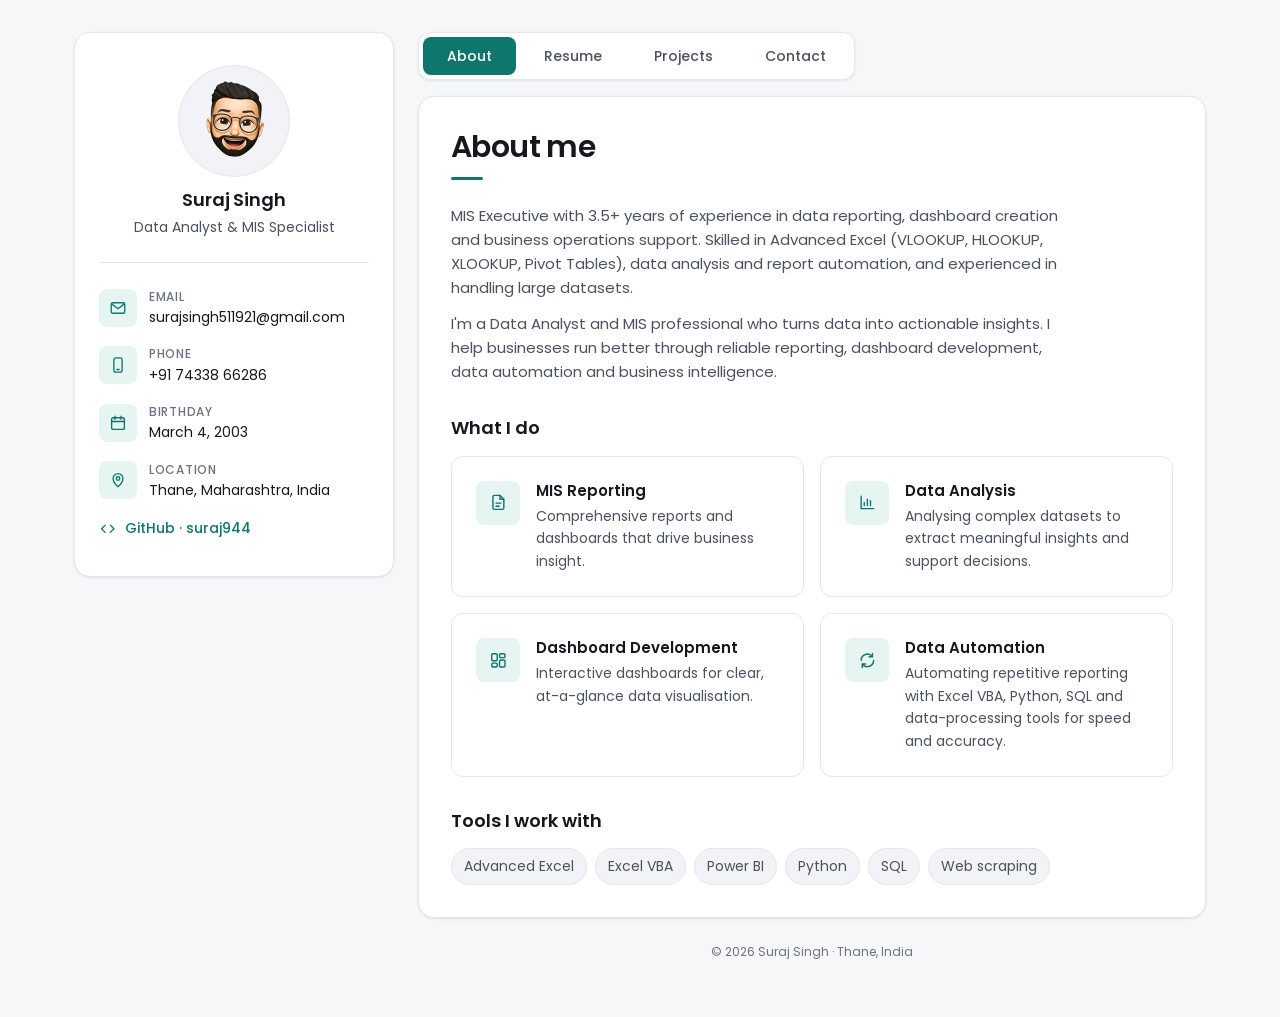
<file: index.html>
<!DOCTYPE html>
<html lang="en">

<head>
  <meta charset="UTF-8">
  <meta name="viewport" content="width=device-width, initial-scale=1.0">
  <title>Suraj Singh – Data Analyst &amp; MIS Specialist</title>
  <meta name="description" content="Suraj Singh, Data Analyst and MIS specialist in Thane, India. Reporting, dashboards, data analysis and automation with Excel, Power BI, Python and SQL.">
  <meta name="color-scheme" content="light dark">
  <meta name="theme-color" content="#f6f7f9" media="(prefers-color-scheme: light)">
  <meta name="theme-color" content="#0f1115" media="(prefers-color-scheme: dark)">

  <meta property="og:type" content="website">
  <meta property="og:title" content="Suraj Singh – Data Analyst &amp; MIS Specialist">
  <meta property="og:description" content="Reporting, dashboards, data analysis and automation with Excel, Power BI, Python and SQL.">
  <meta property="og:image" content="./assets/images/my-avatar.png">

  <link rel="icon" href="./assets/images/logo.ico" type="image/x-icon">

  <link rel="preconnect" href="https://fonts.googleapis.com">
  <link rel="preconnect" href="https://fonts.gstatic.com" crossorigin>
  <link href="https://fonts.googleapis.com/css2?family=Poppins:wght@400;500;600&display=swap" rel="stylesheet">

  <link rel="stylesheet" href="./assets/css/style.css?v=8">
</head>

<body>

  <!-- Icon sprite: one inline set so the page needs no icon library -->
  <svg class="sprite" width="0" height="0" aria-hidden="true" focusable="false">
    <defs>
      <symbol id="i-mail" viewBox="0 0 24 24"><rect x="3" y="5" width="18" height="14" rx="2"/><path d="m3.5 6.5 8.5 6.5 8.5-6.5"/></symbol>
      <symbol id="i-phone" viewBox="0 0 24 24"><rect x="6.5" y="2.5" width="11" height="19" rx="2.5"/><path d="M10.5 18h3"/></symbol>
      <symbol id="i-calendar" viewBox="0 0 24 24"><rect x="3.5" y="5" width="17" height="15.5" rx="2"/><path d="M3.5 10h17M8 3v4M16 3v4"/></symbol>
      <symbol id="i-pin" viewBox="0 0 24 24"><path d="M12 21s-6.5-5.6-6.5-11a6.5 6.5 0 0 1 13 0c0 5.4-6.5 11-6.5 11Z"/><circle cx="12" cy="10" r="2.4"/></symbol>
      <symbol id="i-code" viewBox="0 0 24 24"><path d="m8.5 7-5 5 5 5M15.5 7l5 5-5 5"/></symbol>
      <symbol id="i-chevron" viewBox="0 0 24 24"><path d="m6 9 6 6 6-6"/></symbol>
      <symbol id="i-report" viewBox="0 0 24 24"><path d="M14 3H7a2 2 0 0 0-2 2v14a2 2 0 0 0 2 2h10a2 2 0 0 0 2-2V8Z"/><path d="M14 3v5h5M9 13h6M9 17h4"/></symbol>
      <symbol id="i-chart" viewBox="0 0 24 24"><path d="M4 20V4M4 20h16"/><path d="M8 16v-4M12 16V8M16 16v-6"/></symbol>
      <symbol id="i-dashboard" viewBox="0 0 24 24"><rect x="3.5" y="3.5" width="7" height="9" rx="1.5"/><rect x="13.5" y="3.5" width="7" height="5" rx="1.5"/><rect x="13.5" y="11.5" width="7" height="9" rx="1.5"/><rect x="3.5" y="15.5" width="7" height="5" rx="1.5"/></symbol>
      <symbol id="i-auto" viewBox="0 0 24 24"><path d="M20 12a8 8 0 0 1-14.3 4.9M4 12A8 8 0 0 1 18.3 7.1"/><path d="M18.5 3v4.3h-4.3M5.5 21v-4.3h4.3"/></symbol>
      <symbol id="i-briefcase" viewBox="0 0 24 24"><rect x="3" y="7" width="18" height="13" rx="2"/><path d="M9 7V5.5A1.5 1.5 0 0 1 10.5 4h3A1.5 1.5 0 0 1 15 5.5V7M3 12.5h18"/></symbol>
      <symbol id="i-cap" viewBox="0 0 24 24"><path d="m2.5 9 9.5-4.5L21.5 9 12 13.5Z"/><path d="M6.5 11v4.5c0 1.4 2.5 3 5.5 3s5.5-1.6 5.5-3V11M21.5 9v5"/></symbol>
      <symbol id="i-send" viewBox="0 0 24 24"><path d="M21 3 10.5 13.5M21 3l-6.5 18-4-7.5-7.5-4Z"/></symbol>
      <symbol id="i-check" viewBox="0 0 24 24"><circle cx="12" cy="12" r="9"/><path d="m8 12.3 2.7 2.7L16 9.7"/></symbol>
      <symbol id="i-folder" viewBox="0 0 24 24"><path d="M3.5 7.5A2 2 0 0 1 5.5 5.5h4l2 2.5h7a2 2 0 0 1 2 2v7.5a2 2 0 0 1-2 2h-13a2 2 0 0 1-2-2Z"/></symbol>
      <symbol id="i-star" viewBox="0 0 24 24"><path d="m12 3.5 2.6 5.3 5.9.9-4.3 4.1 1 5.8-5.2-2.7-5.2 2.7 1-5.8-4.3-4.1 5.9-.9Z"/></symbol>
      <symbol id="i-external" viewBox="0 0 24 24"><path d="M14 4h6v6M20 4l-9 9M18 14v4.5a1.5 1.5 0 0 1-1.5 1.5h-11A1.5 1.5 0 0 1 4 18.5v-11A1.5 1.5 0 0 1 5.5 6H10"/></symbol>
      <symbol id="i-download" viewBox="0 0 24 24"><path d="M12 4v11M7.5 10.5 12 15l4.5-4.5M4.5 19.5h15"/></symbol>
      <symbol id="i-table" viewBox="0 0 24 24"><rect x="3.5" y="4.5" width="17" height="15" rx="2"/><path d="M3.5 9.5h17M3.5 14.5h17M9.5 9.5v10"/></symbol>
      <symbol id="i-pie" viewBox="0 0 24 24"><path d="M12 3.5a8.5 8.5 0 1 0 8.5 8.5H12Z"/><path d="M15 3.8A8.5 8.5 0 0 1 20.2 9H15Z"/></symbol>
      <symbol id="i-pen" viewBox="0 0 24 24"><path d="m14.5 5.5 4 4L8 20H4v-4Z"/><path d="m12.5 7.5 4 4M3.5 20.5h17"/></symbol>
      <symbol id="i-record" viewBox="0 0 24 24"><rect x="3" y="4.5" width="18" height="12.5" rx="2"/><path d="M8 20.5h8M12 17v3.5"/><circle cx="12" cy="10.75" r="2.5"/></symbol>
      <symbol id="i-alert" viewBox="0 0 24 24"><circle cx="12" cy="12" r="9"/><path d="M12 7.5v5.5M12 16.5v.01"/></symbol>
    </defs>
  </svg>

  <a class="skip-link" href="#main">Skip to content</a>

  <div class="layout">

    <!-- ===================== SIDEBAR ===================== -->
    <aside class="sidebar" aria-label="Profile">

      <div class="profile">
        <img class="profile-avatar" src="./assets/images/my-avatar.png" alt="Portrait of Suraj Singh" width="96" height="94">

        <div class="profile-text">
          <h1 class="profile-name">Suraj Singh</h1>
          <p class="profile-role">Data Analyst &amp; MIS Specialist</p>
        </div>

        <button class="contacts-toggle" type="button" aria-expanded="false" aria-controls="contacts" data-contacts-toggle>
          <span>Contact details</span>
          <svg class="icon" aria-hidden="true"><use href="#i-chevron"/></svg>
        </button>
      </div>

      <div class="contacts" id="contacts" data-contacts>
        <ul class="contact-list">
          <li class="contact-item">
            <span class="contact-icon" aria-hidden="true"><svg class="icon"><use href="#i-mail"/></svg></span>
            <div class="contact-body">
              <p class="contact-label">Email</p>
              <a class="contact-value" href="mailto:surajsingh511921@gmail.com">surajsingh511921@gmail.com</a>
            </div>
          </li>
          <li class="contact-item">
            <span class="contact-icon" aria-hidden="true"><svg class="icon"><use href="#i-phone"/></svg></span>
            <div class="contact-body">
              <p class="contact-label">Phone</p>
              <a class="contact-value" href="tel:+917433866286">+91&nbsp;74338&nbsp;66286</a>
            </div>
          </li>
          <li class="contact-item">
            <span class="contact-icon" aria-hidden="true"><svg class="icon"><use href="#i-calendar"/></svg></span>
            <div class="contact-body">
              <p class="contact-label">Birthday</p>
              <time class="contact-value" datetime="2003-03-04">March 4, 2003</time>
            </div>
          </li>
          <li class="contact-item">
            <span class="contact-icon" aria-hidden="true"><svg class="icon"><use href="#i-pin"/></svg></span>
            <div class="contact-body">
              <p class="contact-label">Location</p>
              <address class="contact-value">Thane, Maharashtra, India</address>
            </div>
          </li>
        </ul>

        <a class="profile-link" href="https://github.com/suraj944" target="_blank" rel="noopener">
          <svg class="icon" aria-hidden="true"><use href="#i-code"/></svg>
          <span>GitHub · suraj944</span>
        </a>
      </div>

    </aside>

    <!-- ===================== MAIN ===================== -->
    <div class="main">

      <nav class="tabs" aria-label="Sections">
        <ul class="tabs-list">
          <li><a class="tab" href="#about" data-tab="about" aria-current="page">About</a></li>
          <li><a class="tab" href="#resume" data-tab="resume">Resume</a></li>
          <li><a class="tab" href="#projects" data-tab="projects">Projects</a></li>
          <li><a class="tab" href="#contact" data-tab="contact">Contact</a></li>
        </ul>
      </nav>

      <main id="main" tabindex="-1">

        <!-- ---------- ABOUT ---------- -->
        <section class="page is-active" id="about" data-page="about" aria-labelledby="about-title">
          <header class="page-header">
            <h2 class="page-title" id="about-title">About me</h2>
          </header>

          <div class="prose">
            <p>
              MIS Executive with 3.5+ years of experience in data reporting, dashboard creation and business operations
              support. Skilled in Advanced Excel (VLOOKUP, HLOOKUP, XLOOKUP, Pivot Tables), data analysis and report
              automation, and experienced in handling large datasets.
            </p>
            <p>
              I'm a Data Analyst and MIS professional who turns data into actionable insights. I help businesses run
              better through reliable reporting, dashboard development, data automation and business intelligence.
            </p>
          </div>

          <h3 class="section-title">What I do</h3>

          <ul class="card-grid">
            <li class="card service">
              <span class="service-icon" aria-hidden="true"><svg class="icon"><use href="#i-report"/></svg></span>
              <div>
                <h4 class="card-title">MIS Reporting</h4>
                <p class="card-text">Comprehensive reports and dashboards that drive business insight.</p>
              </div>
            </li>
            <li class="card service">
              <span class="service-icon" aria-hidden="true"><svg class="icon"><use href="#i-chart"/></svg></span>
              <div>
                <h4 class="card-title">Data Analysis</h4>
                <p class="card-text">Analysing complex datasets to extract meaningful insights and support decisions.</p>
              </div>
            </li>
            <li class="card service">
              <span class="service-icon" aria-hidden="true"><svg class="icon"><use href="#i-dashboard"/></svg></span>
              <div>
                <h4 class="card-title">Dashboard Development</h4>
                <p class="card-text">Interactive dashboards for clear, at-a-glance data visualisation.</p>
              </div>
            </li>
            <li class="card service">
              <span class="service-icon" aria-hidden="true"><svg class="icon"><use href="#i-auto"/></svg></span>
              <div>
                <h4 class="card-title">Data Automation</h4>
                <p class="card-text">Automating repetitive reporting with Excel VBA, Python, SQL and data-processing tools for speed and accuracy.</p>
              </div>
            </li>
          </ul>

          <h3 class="section-title" id="tools-title">Tools I work with</h3>
          <ul class="chips" aria-labelledby="tools-title">
            <li class="chip">Advanced Excel</li>
            <li class="chip">Excel VBA</li>
            <li class="chip">Power BI</li>
            <li class="chip">Python</li>
            <li class="chip">SQL</li>
            <li class="chip">Web scraping</li>
          </ul>
        </section>

        <!-- ---------- RESUME ---------- -->
        <section class="page" id="resume" data-page="resume" aria-labelledby="resume-title" hidden>
          <header class="page-header">
            <h2 class="page-title" id="resume-title">Resume</h2>
          </header>

          <div class="timeline-block">
            <h3 class="section-title with-icon">
              <span class="section-icon" aria-hidden="true"><svg class="icon"><use href="#i-briefcase"/></svg></span>
              Experience <span class="muted">· 3.5+ years</span>
            </h3>

            <ol class="timeline">
              <li class="timeline-item">
                <p class="timeline-date">Jun 2026 – Present <span class="tag">Freelance</span></p>
                <h4 class="timeline-title">Senior MIS Executive <span class="at">· Chauhan Enterprise</span></h4>
                <ul class="timeline-points">
                  <li>Leading the MIS department and managing a team of 80+ employees across multiple reporting functions.</li>
                  <li>Preparing and automating daily, weekly and monthly MIS reports using Advanced Excel, VBA, SQL and Python.</li>
                  <li>Designing dashboards and KPI reports for senior management to support business decisions.</li>
                  <li>Managing attendance, productivity, inventory, financial and operational reports.</li>
                  <li>Automating repetitive reporting tasks, significantly reducing manual effort and improving reporting accuracy.</li>
                  <li>Coordinating with multiple departments to ensure timely submission and validation of business data.</li>
                  <li>Maintaining data accuracy, consistency and process documentation.</li>
                </ul>
              </li>
              <li class="timeline-item">
                <p class="timeline-date">2026 – Present</p>
                <h4 class="timeline-title">Freelance Data Automation &amp; MIS Specialist</h4>
                <p class="timeline-text">
                  Data automation, web scraping, dashboard development and reporting solutions using Python, Excel, VBA
                  and Power BI. Helping businesses streamline operations through automated reporting and data-driven
                  insights.
                </p>
              </li>
              <li class="timeline-item">
                <p class="timeline-date">2024 – 2025</p>
                <h4 class="timeline-title">Senior MIS Analyst &amp; Developer <span class="at">· Elitebrand Hub</span></h4>
                <p class="timeline-text">
                  Report automation, dashboard development, data analysis and business process optimisation. Built
                  custom reporting solutions and web scraping tools to improve efficiency and decision-making.
                </p>
              </li>
              <li class="timeline-item">
                <p class="timeline-date">2022 – 2024</p>
                <h4 class="timeline-title">MIS Executive <span class="at">· Qconnect</span></h4>
                <p class="timeline-text">
                  Managed PAN-India reporting operations for Tata Capital, developed MIS reports, analysed business data
                  and worked with stakeholders to support operational and strategic decisions.
                </p>
              </li>
            </ol>
          </div>

          <div class="timeline-block">
            <h3 class="section-title with-icon">
              <span class="section-icon" aria-hidden="true"><svg class="icon"><use href="#i-cap"/></svg></span>
              Education
            </h3>

            <ol class="timeline">
              <li class="timeline-item">
                <p class="timeline-date">2020 – 2023</p>
                <h4 class="timeline-title">Bachelor of Computer Applications (BCA) <span class="at">· Sahyog College, Thane</span></h4>
                <p class="timeline-text">
                  A strong foundation in programming, database management, software development and information
                  systems, building the analytical and technical skills behind my reporting, automation and business
                  intelligence work.
                </p>
              </li>
            </ol>
          </div>

          <h3 class="section-title">Skills</h3>
          <ul class="card skills">
            <li class="skill">
              <div class="skill-head"><span id="sk1">Advanced Excel</span><data value="90">90%</data></div>
              <div class="meter" role="meter" aria-labelledby="sk1" aria-valuemin="0" aria-valuemax="100" aria-valuenow="90"><span style="--v: 90%"></span></div>
            </li>
            <li class="skill">
              <div class="skill-head"><span id="sk2">Python &amp; SQL</span><data value="85">85%</data></div>
              <div class="meter" role="meter" aria-labelledby="sk2" aria-valuemin="0" aria-valuemax="100" aria-valuenow="85"><span style="--v: 85%"></span></div>
            </li>
            <li class="skill">
              <div class="skill-head"><span id="sk3">Power BI</span><data value="80">80%</data></div>
              <div class="meter" role="meter" aria-labelledby="sk3" aria-valuemin="0" aria-valuemax="100" aria-valuenow="80"><span style="--v: 80%"></span></div>
            </li>
            <li class="skill">
              <div class="skill-head"><span id="sk4">Data Analysis &amp; Automation</span><data value="80">80%</data></div>
              <div class="meter" role="meter" aria-labelledby="sk4" aria-valuemin="0" aria-valuemax="100" aria-valuenow="80"><span style="--v: 80%"></span></div>
            </li>
          </ul>
        </section>

        <!-- ---------- PROJECTS ---------- -->
        <section class="page" id="projects" data-page="projects" aria-labelledby="projects-title" hidden>
          <header class="page-header">
            <h2 class="page-title" id="projects-title">Projects</h2>
          </header>

          <h3 class="section-title section-title--first">Featured</h3>

          <div class="feature-list">

          <article class="card feature" aria-labelledby="screencast-title">
            <div class="feature-body">
              <div class="project-head">
                <span class="project-icon" aria-hidden="true"><svg class="icon"><use href="#i-record"/></svg></span>
                <h4 class="project-title" id="screencast-title">ScreenCast Pro: Full HD Screen Recorder</h4>
              </div>

              <p class="project-desc">
                A professional screen recorder for Windows that records your screen, any window or your webcam
                in Full HD (up to 4K / 60 fps) with system audio and microphone, and ships with a proper setup wizard.
              </p>

              <ul class="feature-points">
                <li>Records the entire screen or any window at 720p, 1080p, 1440p or 4K, as MP4 (H.264), WebM or MKV, with quality presets or a custom bitrate</li>
                <li>System audio and microphone mixed live, with level meters, a mic test and noise suppression; webcam overlay drawn into the video or as a floating bubble</li>
                <li>System-wide hotkeys (<code>Alt+Shift+R</code> to start/stop), pause/resume, countdown, auto-stop timer and a tray icon menu</li>
                <li>Saves to a folder you choose <i>while</i> recording, so nothing is lost if the PC crashes; interrupted recordings are recovered on the next launch</li>
                <li>Validates settings, file names, folder permissions and free disk space; installer with shortcuts, upgrade-in-place and a clean uninstaller</li>
              </ul>

              <ul class="chips">
                <li class="chip">JavaScript</li>
                <li class="chip">Electron</li>
                <li class="chip">MediaRecorder API</li>
                <li class="chip">Web Audio</li>
                <li class="chip">NSIS</li>
                <li class="chip">Windows</li>
              </ul>

              <div class="project-links">
                <a href="https://github.com/suraj944/ScreenCast-Pro/releases/latest/download/ScreenCast-Pro-Setup-1.0.0.exe">
                  <svg class="icon" aria-hidden="true"><use href="#i-download"/></svg>Download for Windows <span class="muted">(installer, 107 MB)</span>
                </a>
                <a href="./assets/projects/screencast/screen-recorder.html" target="_blank" rel="noopener">
                  <svg class="icon" aria-hidden="true"><use href="#i-external"/></svg>Try it in your browser
                </a>
                <a href="https://github.com/suraj944/ScreenCast-Pro" target="_blank" rel="noopener">
                  <svg class="icon" aria-hidden="true"><use href="#i-code"/></svg>Source code
                </a>
              </div>
            </div>
          </article>

          <article class="card feature" aria-labelledby="screendraw-title">
            <div class="feature-body">
              <div class="project-head">
                <span class="project-icon" aria-hidden="true"><svg class="icon"><use href="#i-pen"/></svg></span>
                <h4 class="project-title" id="screendraw-title">ScreenDraw: Draw on Screen &amp; Screenshot Tool</h4>
              </div>

              <p class="project-desc">
                A small Windows app that lets you draw anywhere on the screen, on top of any app, video or slide,
                and save a screenshot with your drawings in one click. No installation needed.
              </p>

              <ul class="feature-points">
                <li>Pen, highlighter, line, arrow, box, circle, text and eraser tools, with 8 colours, 8 pen sizes and undo/redo</li>
                <li>Full-screen screenshot or snip an area; images are saved to <code>Pictures\ScreenDraw</code> and copied to the clipboard</li>
                <li>Drawing on/off mode, so you can keep using the PC while your drawings stay on screen</li>
                <li>Floating toolbar, a full menu (right-click or tray icon) and global shortcuts such as <code>Ctrl+Alt+S</code></li>
                <li>Works on multiple monitors and high-DPI screens; runs on Windows 10 and 11</li>
              </ul>

              <ul class="chips">
                <li class="chip">C#</li>
                <li class="chip">WinForms</li>
                <li class="chip">Win32 API</li>
                <li class="chip">Windows</li>
              </ul>

              <div class="project-links">
                <a href="./assets/projects/screendraw/ScreenDraw.zip" download>
                  <svg class="icon" aria-hidden="true"><use href="#i-download"/></svg>Download for Windows <span class="muted">(.zip, 69 KB)</span>
                </a>
              </div>
            </div>
          </article>

          <article class="card feature" aria-labelledby="tasks-title">
            <div class="feature-body">
              <div class="project-head">
                <span class="project-icon" aria-hidden="true"><svg class="icon"><use href="#i-auto"/></svg></span>
                <h4 class="project-title" id="tasks-title">Recurring Task Automation System</h4>
              </div>

              <p class="project-desc">
                A working proof of concept for Allo Innoware that tracks recurring team tasks, collects completions
                from employees and escalates anything that slips, built entirely in Google Sheets with Apps Script.
              </p>

              <ul class="feature-points">
                <li>Recurring tasks on daily to 30-day cycles; the next due date recalculates automatically the moment a task is completed</li>
                <li>Employees update a single cell: a ticket ID for portal tasks, or <code>DONE</code> for daily tasks, validated by the script so a ticket task can't be closed with DONE</li>
                <li>Live manager dashboard of every overdue and due-today task, with an acknowledgement checkbox per task</li>
                <li>Daily automated emails: a same-day alert to the manager, then escalation to leadership after 24 hours without acknowledgement or 72 hours unresolved, each sent only once</li>
                <li>All timings set in an SLA settings tab, every event written to an audit log, and sheet protection so employees can only edit their own input cells</li>
              </ul>

              <ul class="chips">
                <li class="chip">Google Sheets</li>
                <li class="chip">Apps Script</li>
                <li class="chip">QUERY</li>
                <li class="chip">Email automation</li>
              </ul>

              <div class="project-links">
                <a href="https://docs.google.com/spreadsheets/d/17BFN8pJVk5_DCmDaLReqRPeHNGCqUe9eaZAt9MIA4Ck/edit?usp=sharing" target="_blank" rel="noopener">
                  <svg class="icon" aria-hidden="true"><use href="#i-external"/></svg>Open in Google Sheets
                </a>
                <a href="./assets/projects/tasks/Allo_Innoware_POC.docx" download>
                  <svg class="icon" aria-hidden="true"><use href="#i-report"/></svg>Project report <span class="muted">(Word, 624 KB)</span>
                </a>
              </div>
            </div>
          </article>

          <article class="card feature" aria-labelledby="sales-title">

            <div class="feature-body">
              <div class="project-head">
                <span class="project-icon" aria-hidden="true"><svg class="icon"><use href="#i-dashboard"/></svg></span>
                <h4 class="project-title" id="sales-title">Advanced Sales Analytics Dashboard</h4>
              </div>

              <p class="project-desc">
                An executive sales dashboard built on 2,400 orders from January 2024 to December 2025, across five
                regions, five product categories and four sales channels.
              </p>

              <ul class="feature-points">
                <li>Five dropdown filters (region, category, year, channel and order status) drive the KPI cards with <code>SUMIFS</code> and <code>COUNTIFS</code></li>
                <li>KPIs for total sales, total profit, orders, average order value and profit margin</li>
                <li>Sales broken down by category, by region and month by month over 24 months</li>
                <li>Cancellation analysis showing the ten most-cancelled products</li>
              </ul>

              <ul class="chips">
                <li class="chip">Excel</li>
                <li class="chip">SUMIFS / COUNTIFS</li>
                <li class="chip">Data validation</li>
                <li class="chip">Charts</li>
              </ul>

              <div class="project-links">
                <a href="./assets/projects/sales/Advanced_Sales_Analytics_Dashboard.xlsx" download>
                  <svg class="icon" aria-hidden="true"><use href="#i-download"/></svg>Download workbook <span class="muted">(.xlsx, 327 KB)</span>
                </a>
                <a href="./assets/projects/sales/Advanced_Sales_Analytics_User_Manual.pdf" target="_blank" rel="noopener">
                  <svg class="icon" aria-hidden="true"><use href="#i-report"/></svg>User manual <span class="muted">(PDF, 749 KB)</span>
                </a>
              </div>
            </div>
          </article>

          <article class="card feature" aria-labelledby="finance-title">

            <div class="feature-body">
              <div class="project-head">
                <span class="project-icon" aria-hidden="true"><svg class="icon"><use href="#i-pie"/></svg></span>
                <h4 class="project-title" id="finance-title">Finance Sales Dashboard</h4>
              </div>

              <p class="project-desc">
                A pivot-based sales analysis of 794 orders for six products across four regions (June to September 2022),
                built around seven business questions on trends, ticket sizes, products and regions.
              </p>

              <ul class="feature-points">
                <li>Daily overall and average sales trends to spot peaks and the late-July slowdown</li>
                <li>Sales value and order count by ticket size: about 73% of sales value comes from orders of ₹500–900</li>
                <li>Product comparison of total vs average sales, flagging the two underperforming products</li>
                <li>Region slicer to filter the pivot charts</li>
              </ul>

              <ul class="chips">
                <li class="chip">Excel</li>
                <li class="chip">Pivot tables</li>
                <li class="chip">Pivot charts</li>
                <li class="chip">Slicers</li>
              </ul>

              <div class="project-links">
                <a href="./assets/projects/finance/Finance_Report.xlsx" download>
                  <svg class="icon" aria-hidden="true"><use href="#i-download"/></svg>Download workbook <span class="muted">(.xlsx, 126 KB)</span>
                </a>
              </div>
            </div>
          </article>

          <article class="card feature" aria-labelledby="attn-title">

            <div class="feature-body">
              <div class="project-head">
                <span class="project-icon" aria-hidden="true"><svg class="icon"><use href="#i-table"/></svg></span>
                <h4 class="project-title" id="attn-title">MIS Attendance Tracker</h4>
              </div>

              <p class="project-desc">
                A monthly attendance workbook for MIS teams and team leads. Pick a month and year and the sheet
                builds the calendar for you; mark each day P or A and every employee's totals update automatically.
              </p>

              <ul class="feature-points">
                <li>Month and year selectors build the date and weekday headers for any month, 28 to 31 days</li>
                <li>Present and Absent totals per employee calculated with <code>COUNTIF</code></li>
                <li>Colour-coded entries (P, A, WO) so gaps stand out before reporting</li>
                <li>Includes a 5-page user guide with steps, checks and common fixes</li>
              </ul>

              <ul class="chips">
                <li class="chip">Excel</li>
                <li class="chip">Formulas</li>
                <li class="chip">Conditional formatting</li>
                <li class="chip">Data validation</li>
              </ul>

              <div class="project-links">
                <a href="./assets/projects/attendance/MIS_Attendance_Report.xlsx" download>
                  <svg class="icon" aria-hidden="true"><use href="#i-download"/></svg>Download workbook <span class="muted">(.xlsx, 9 KB)</span>
                </a>
                <a href="./assets/projects/attendance/MIS_Attendance_Report_User_Guide.pdf" target="_blank" rel="noopener">
                  <svg class="icon" aria-hidden="true"><use href="#i-report"/></svg>User guide <span class="muted">(PDF, 353 KB)</span>
                </a>
              </div>
            </div>
          </article>

          </div>

          <h3 class="section-title">On GitHub</h3>
          <p class="lead">Loaded live from
            <a href="https://github.com/suraj944" target="_blank" rel="noopener">github.com/suraj944</a>, so new repositories appear here automatically.</p>

          <div class="filters" role="group" aria-label="Filter projects by language" data-project-filters hidden></div>

          <div class="projects-status" role="status" aria-live="polite" data-projects-status></div>

          <ul class="project-grid" data-projects aria-busy="true">
            <li class="card project is-skeleton" aria-hidden="true"><span></span><span></span><span></span></li>
            <li class="card project is-skeleton" aria-hidden="true"><span></span><span></span><span></span></li>
            <li class="card project is-skeleton" aria-hidden="true"><span></span><span></span><span></span></li>
            <li class="card project is-skeleton" aria-hidden="true"><span></span><span></span><span></span></li>
          </ul>
        </section>

        <!-- ---------- CONTACT ---------- -->
        <section class="page" id="contact" data-page="contact" aria-labelledby="contact-title" hidden>
          <header class="page-header">
            <h2 class="page-title" id="contact-title">Contact</h2>
          </header>

          <p class="lead">Have a reporting, dashboard or automation project in mind? Send a message and I'll get back to you by email.</p>

          <form class="form" action="https://formsubmit.co/surajsingh511921@gmail.com" method="POST" novalidate data-form>
            <input type="hidden" name="_subject" value="New message from your portfolio">
            <input type="hidden" name="_captcha" value="false">
            <input type="text" name="_honey" class="hp" tabindex="-1" autocomplete="off" aria-hidden="true">

            <div class="form-row">
              <div class="field">
                <label for="f-name">Full name</label>
                <input id="f-name" name="name" type="text" autocomplete="name" required maxlength="100" aria-describedby="f-name-err">
                <p class="field-error" id="f-name-err" aria-live="polite"></p>
              </div>
              <div class="field">
                <label for="f-email">Email address</label>
                <input id="f-email" name="email" type="email" autocomplete="email" required maxlength="150" aria-describedby="f-email-err">
                <p class="field-error" id="f-email-err" aria-live="polite"></p>
              </div>
            </div>

            <div class="field">
              <label for="f-message">Message</label>
              <textarea id="f-message" name="message" rows="5" required minlength="10" maxlength="3000" aria-describedby="f-message-err"></textarea>
              <p class="field-error" id="f-message-err" aria-live="polite"></p>
            </div>

            <div class="form-footer">
              <div class="form-status" role="status" aria-live="polite" data-form-status></div>
              <button class="btn btn-primary" type="submit" data-form-btn>
                <svg class="icon" aria-hidden="true"><use href="#i-send"/></svg>
                <span data-form-btn-label>Send message</span>
              </button>
            </div>
          </form>

          <figure class="map">
            <iframe title="Map of Thane, Maharashtra, India"
              src="https://www.google.com/maps?q=Thane,Maharashtra,India&amp;output=embed"
              loading="lazy" referrerpolicy="no-referrer-when-downgrade"></iframe>
          </figure>
        </section>

      </main>

      <footer class="footer">
        <p>© <span data-year>2026</span> Suraj Singh · Thane, India</p>
      </footer>

    </div>
  </div>

  <script src="./assets/js/script.js?v=8" defer></script>
</body>

</html>
</file>
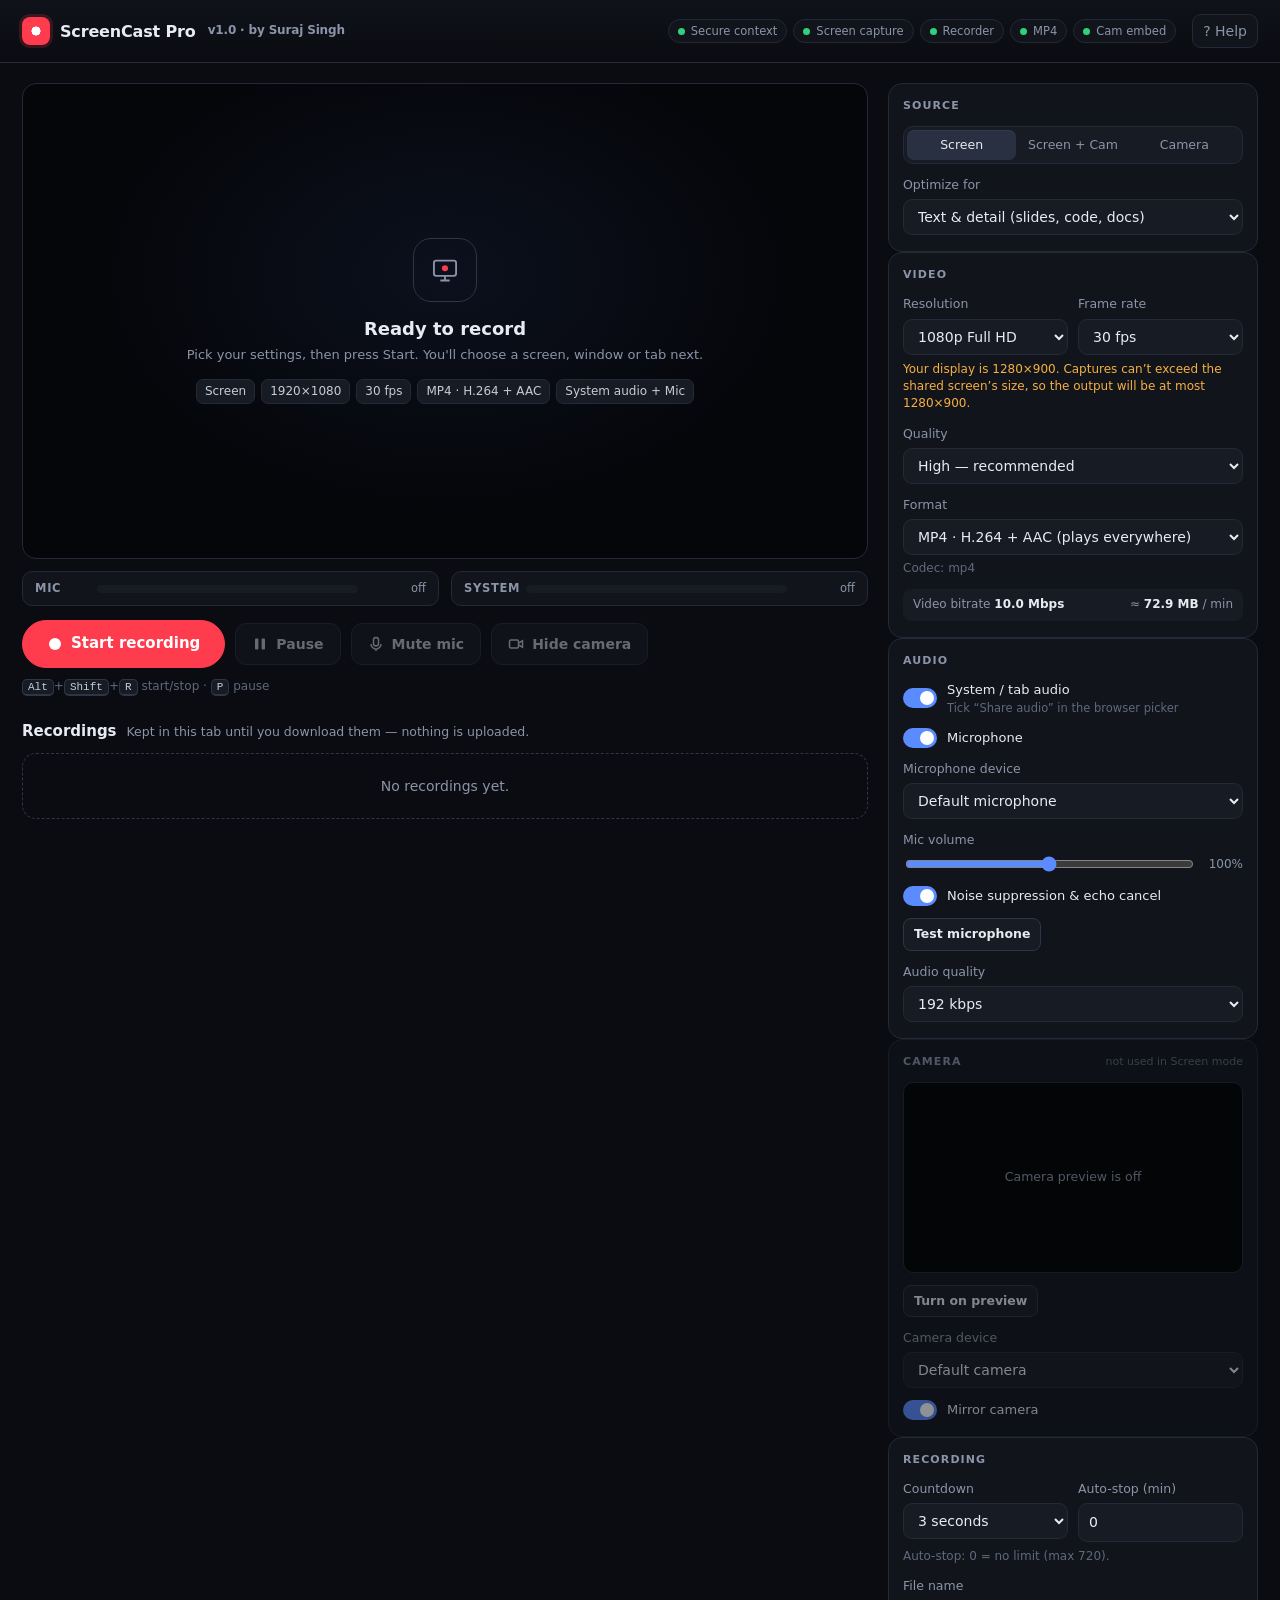
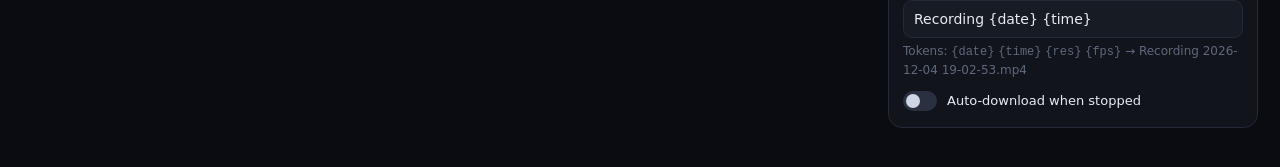
<file: assets/projects/screencast/screen-recorder.html>
<!DOCTYPE html>
<html lang="en">
<head>
<meta charset="utf-8">
<meta name="viewport" content="width=device-width, initial-scale=1">
<title>ScreenCast Pro — Full HD Screen Recorder</title>
<style>
:root{
  --bg:#0a0c11;--panel:#11141b;--panel2:#171b24;--line:#232937;--line2:#2e3546;
  --text:#e8ebf2;--muted:#8b94a8;--dim:#5f687c;
  --accent:#ff3b4e;--accent-h:#ff5466;--ok:#2fd27a;--warn:#f5b041;--err:#ff5466;--blue:#5b8cff;
  --r:14px;
}
*{box-sizing:border-box}
html,body{margin:0;background:var(--bg);color:var(--text);font:14px/1.45 system-ui,-apple-system,"Segoe UI",Roboto,Inter,sans-serif;-webkit-font-smoothing:antialiased}
button,select,input{font:inherit;color:inherit}
:focus-visible{outline:2px solid var(--blue);outline-offset:2px}

/* Header */
.top{display:flex;align-items:center;gap:16px;padding:14px 22px;border-bottom:1px solid var(--line);background:linear-gradient(180deg,#0f1219,#0a0c11);position:sticky;top:0;z-index:20}
.brand{display:flex;align-items:center;gap:10px;font-weight:750;font-size:16px;letter-spacing:-.01em;white-space:nowrap}
.logo{width:28px;height:28px;border-radius:8px;background:radial-gradient(circle at 50% 50%,#fff 0 22%,var(--accent) 24% 100%);box-shadow:0 0 0 3px rgba(255,59,78,.18)}
.brand small{font-weight:600;color:var(--muted);font-size:12px;margin-left:2px}
.checks{display:flex;gap:6px;flex-wrap:wrap;margin-left:auto}
.chip{display:inline-flex;align-items:center;gap:6px;padding:3px 9px;border-radius:999px;border:1px solid var(--line);background:var(--panel);font-size:11.5px;color:var(--muted);white-space:nowrap}
.chip i{width:7px;height:7px;border-radius:50%;background:var(--dim)}
.chip.ok i{background:var(--ok)} .chip.bad i{background:var(--err)} .chip.warn i{background:var(--warn)}
.icon-btn{background:var(--panel);border:1px solid var(--line);border-radius:9px;padding:6px 10px;cursor:pointer;color:var(--muted)}
.icon-btn:hover{color:var(--text);border-color:var(--line2)}

.banner{display:none;margin:16px 22px 0;padding:12px 14px;border-radius:10px;background:rgba(255,84,102,.1);border:1px solid rgba(255,84,102,.35);color:#ffc2c9}
.banner.show{display:block}

/* Layout */
.layout{display:grid;grid-template-columns:minmax(0,1fr) 370px;gap:20px;padding:20px 22px 40px;max-width:1560px;margin:0 auto}
@media (max-width:1050px){.layout{grid-template-columns:1fr}}

/* Viewer */
.viewer{position:relative;aspect-ratio:16/9;background:#05060a;border:1px solid var(--line);border-radius:var(--r);overflow:hidden}
.viewer::before{content:"";position:absolute;inset:0;background:radial-gradient(ellipse at 50% 40%,rgba(91,140,255,.08),transparent 60%);pointer-events:none}
.viewer video{position:absolute;inset:0;width:100%;height:100%;object-fit:contain;display:none;background:#000}
.viewer.live video,.viewer.playback video{display:block}
.placeholder{position:absolute;inset:0;display:grid;place-items:center;text-align:center;padding:24px}
.viewer.live .placeholder,.viewer.playback .placeholder{display:none}
.ph-icon{width:64px;height:64px;margin:0 auto 14px;border-radius:18px;border:1.5px solid var(--line2);display:grid;place-items:center;color:var(--muted)}
.ph-title{font-size:18px;font-weight:650;margin-bottom:4px}
.ph-sub{color:var(--muted);font-size:13px}
.summary{display:inline-flex;gap:6px;flex-wrap:wrap;justify-content:center;margin-top:14px}
.summary span{background:var(--panel2);border:1px solid var(--line);border-radius:7px;padding:3px 8px;font-size:12px;color:#c6ccd9;font-variant-numeric:tabular-nums}

.hud{position:absolute;top:12px;left:12px;right:12px;display:none;gap:8px;align-items:center;z-index:3}
.viewer.live .hud{display:flex}
.pill{background:rgba(5,6,10,.72);backdrop-filter:blur(8px);-webkit-backdrop-filter:blur(8px);border:1px solid rgba(255,255,255,.08);padding:4px 10px;border-radius:999px;font-size:12px;font-variant-numeric:tabular-nums;display:inline-flex;align-items:center;gap:7px}
.pill.rec{font-weight:700}
.dot{width:9px;height:9px;border-radius:50%;background:var(--accent);box-shadow:0 0 0 0 rgba(255,59,78,.7);animation:pulse 1.4s infinite}
.paused .dot{background:var(--warn);animation:none}
@keyframes pulse{0%{box-shadow:0 0 0 0 rgba(255,59,78,.6)}70%{box-shadow:0 0 0 8px rgba(255,59,78,0)}100%{box-shadow:0 0 0 0 rgba(255,59,78,0)}}
.hud .spacer{flex:1}

.countdown{position:absolute;inset:0;display:none;place-items:center;background:rgba(5,6,10,.7);z-index:5;text-align:center}
.countdown.show{display:grid}
.countdown b{display:block;font-size:min(22vw,170px);font-weight:800;line-height:1;letter-spacing:-.04em;animation:pop .9s ease-out}
.countdown small{color:var(--muted)}
@keyframes pop{0%{transform:scale(1.35);opacity:0}25%{opacity:1}100%{transform:scale(1)}}

/* Meters */
.meters{display:grid;grid-template-columns:1fr 1fr;gap:12px;margin-top:12px}
.meter{display:flex;align-items:center;gap:10px;background:var(--panel);border:1px solid var(--line);border-radius:10px;padding:8px 12px;font-size:11.5px;color:var(--muted)}
.meter .lbl{width:52px;font-weight:600;letter-spacing:.06em}
.bar{flex:1;height:8px;border-radius:5px;background:var(--panel2);overflow:hidden;position:relative}
.bar i{position:absolute;inset:0 auto 0 0;width:0;background:linear-gradient(90deg,var(--ok) 0 65%,var(--warn) 65% 85%,var(--err) 85%);transition:width 60ms linear}
.meter .st{width:58px;text-align:right;font-variant-numeric:tabular-nums}

/* Controls */
.controls{display:flex;gap:10px;align-items:center;margin-top:14px;flex-wrap:wrap}
.btn{display:inline-flex;align-items:center;gap:8px;border:1px solid var(--line2);background:var(--panel2);border-radius:11px;padding:10px 16px;cursor:pointer;font-weight:600;transition:background .15s,border-color .15s,opacity .15s}
.btn:hover:not(:disabled){background:#1f2430;border-color:#3a4256}
.btn:disabled{opacity:.42;cursor:not-allowed}
.btn svg{width:16px;height:16px}
.btn-rec{background:var(--accent);border-color:var(--accent);color:#fff;padding:12px 24px;border-radius:999px;font-size:15px}
.btn-rec:hover:not(:disabled){background:var(--accent-h);border-color:var(--accent-h)}
.btn-rec.stop{background:#fff;color:#111;border-color:#fff}
.btn-rec.stop:hover:not(:disabled){background:#e9e9ee;border-color:#e9e9ee}
.btn.on{border-color:var(--warn);color:var(--warn)}
.controls .grow{flex:1}
.kbd-hint{color:var(--dim);font-size:12px}
kbd{font:11px ui-monospace,SFMono-Regular,Menlo,monospace;background:var(--panel2);border:1px solid var(--line2);border-bottom-width:2px;border-radius:5px;padding:1px 5px;color:#c6ccd9}

/* Recordings */
.section-h{display:flex;align-items:baseline;gap:10px;margin:26px 0 10px}
.section-h h3{margin:0;font-size:15px}
.section-h span{color:var(--muted);font-size:12.5px}
.recs{display:flex;flex-direction:column;gap:10px}
.empty{border:1px dashed var(--line2);border-radius:var(--r);padding:22px;text-align:center;color:var(--muted)}
.rec-item{display:grid;grid-template-columns:150px minmax(0,1fr) auto;gap:14px;align-items:center;background:var(--panel);border:1px solid var(--line);border-radius:var(--r);padding:10px}
.rec-item.active{border-color:var(--blue)}
.thumb{width:150px;aspect-ratio:16/9;background:#000;border-radius:9px;overflow:hidden;position:relative;cursor:pointer}
.thumb video{width:100%;height:100%;object-fit:cover;pointer-events:none}
.thumb .dur{position:absolute;right:5px;bottom:5px;background:rgba(0,0,0,.75);font-size:11px;padding:1px 5px;border-radius:4px;font-variant-numeric:tabular-nums}
.rec-name{font-weight:650;white-space:nowrap;overflow:hidden;text-overflow:ellipsis}
.rec-name input{width:100%;background:var(--panel2);border:1px solid var(--line2);border-radius:7px;padding:4px 8px}
.rec-name input.bad{border-color:var(--err)}
.rec-meta{color:var(--muted);font-size:12px;margin-top:3px;display:flex;gap:10px;flex-wrap:wrap}
.rec-meta .saved{color:var(--ok)}
.rec-err{color:var(--err);font-size:12px;margin-top:3px}
.rec-actions{display:flex;gap:6px;flex-wrap:wrap;justify-content:flex-end}
.sm{padding:6px 10px;font-size:12.5px;border-radius:8px}
.sm.primary{background:var(--blue);border-color:var(--blue);color:#fff}
.sm.primary:hover:not(:disabled){background:#6f9aff;border-color:#6f9aff}
.sm.danger:hover:not(:disabled){border-color:var(--err);color:var(--err)}
.sm.confirm{border-color:var(--err);background:rgba(255,84,102,.12);color:var(--err)}
@media (max-width:640px){.rec-item{grid-template-columns:1fr}.thumb{width:100%}.rec-actions{justify-content:flex-start}}

/* Settings */
.settings{display:flex;flex-direction:column;gap:12px}
.card{background:var(--panel);border:1px solid var(--line);border-radius:var(--r);padding:14px 14px 4px}
.card h4{margin:0 0 12px;font-size:11px;text-transform:uppercase;letter-spacing:.1em;color:var(--muted);display:flex;align-items:center;gap:8px}
.card h4 .tag{margin-left:auto;text-transform:none;letter-spacing:0;font-weight:500;color:var(--dim)}
fieldset{border:0;margin:0;padding:0;min-width:0}
.locked .field:not(.live),.locked .tog:not(.live),.locked .btn-line{opacity:.5}
.field{margin-bottom:12px}
.field>label,.field>.lbl{display:block;font-size:12.5px;color:var(--muted);margin-bottom:5px}
.row2{display:grid;grid-template-columns:1fr 1fr;gap:10px}
select,input[type=text],input[type=number]{width:100%;background:var(--panel2);border:1px solid var(--line);border-radius:9px;padding:8px 10px;outline:none;transition:border-color .15s}
select:hover,input[type=text]:hover,input[type=number]:hover{border-color:var(--line2)}
select:focus,input:focus{border-color:var(--blue)}
select option:disabled{color:#666}
.field.invalid input,.field.invalid select{border-color:var(--err)}
.err{display:none;color:var(--err);font-size:12px;margin-top:5px}
.field.invalid .err{display:block}
.hint{font-size:12px;color:var(--dim);margin-top:5px}
.hint.warn{color:var(--warn)}
.seg{display:flex;background:var(--panel2);border:1px solid var(--line);border-radius:10px;padding:3px;gap:2px}
.seg label{flex:1;position:relative;margin:0}
.seg input{position:absolute;opacity:0;pointer-events:none}
.seg span{display:block;text-align:center;padding:6px 4px;border-radius:7px;cursor:pointer;font-size:12.5px;color:var(--muted);white-space:nowrap}
.seg input:checked+span{background:#283042;color:var(--text);box-shadow:0 1px 0 rgba(255,255,255,.05) inset}
.seg input:focus-visible+span{outline:2px solid var(--blue)}
.seg input:disabled+span{opacity:.4;cursor:not-allowed}
.tog{display:flex;align-items:center;gap:10px;cursor:pointer;margin-bottom:12px;font-size:13px}
.tog input{position:absolute;opacity:0;pointer-events:none}
.tog i{width:34px;height:20px;border-radius:999px;background:#2a3040;position:relative;flex:none;transition:background .15s}
.tog i::after{content:"";position:absolute;top:3px;left:3px;width:14px;height:14px;border-radius:50%;background:#cfd5e2;transition:transform .15s}
.tog input:checked+i{background:var(--blue)}
.tog input:checked+i::after{transform:translateX(14px);background:#fff}
.tog input:focus-visible+i{outline:2px solid var(--blue);outline-offset:2px}
.tog small{display:block;color:var(--dim);font-size:11.5px}
input[type=range]{width:100%;accent-color:var(--blue)}
.range-row{display:flex;align-items:center;gap:10px}
.range-row output{width:44px;text-align:right;color:var(--muted);font-variant-numeric:tabular-nums;font-size:12px}
.cam-prev{position:relative;aspect-ratio:16/9;background:#000;border-radius:10px;overflow:hidden;margin-bottom:12px;border:1px solid var(--line)}
.cam-prev video{width:100%;height:100%;object-fit:cover}
.cam-prev video.mirror{transform:scaleX(-1)}
.cam-prev .ov{position:absolute;inset:0;display:grid;place-items:center;color:var(--muted);font-size:12.5px;text-align:center;padding:10px}
.cam-prev.on .ov{display:none}
.btn-line{display:flex;gap:8px;margin-bottom:12px;flex-wrap:wrap}
.hidden,[hidden]{display:none!important}
.est{display:flex;justify-content:space-between;font-size:12px;color:var(--muted);background:var(--panel2);border-radius:8px;padding:7px 10px;margin-bottom:12px;font-variant-numeric:tabular-nums}
.est b{color:var(--text);font-weight:600}

/* Toasts */
.toasts{position:fixed;right:18px;bottom:18px;display:flex;flex-direction:column;gap:8px;z-index:100;max-width:min(400px,calc(100vw - 36px))}
.toast{background:#161a23;border:1px solid var(--line2);border-left:3px solid var(--blue);border-radius:10px;padding:10px 12px 10px 14px;box-shadow:0 10px 30px rgba(0,0,0,.45);animation:tin .2s ease-out;display:flex;gap:10px}
.toast.ok{border-left-color:var(--ok)} .toast.warn{border-left-color:var(--warn)} .toast.err{border-left-color:var(--err)}
.toast .tb{flex:1;min-width:0}
.toast b{display:block;font-size:13px;margin-bottom:2px}
.toast p{margin:0;color:var(--muted);font-size:12.5px}
.toast .ta{display:flex;gap:6px;margin-top:8px}
.toast .x{background:none;border:0;color:var(--dim);cursor:pointer;font-size:16px;line-height:1;padding:0 2px;align-self:flex-start}
@keyframes tin{from{transform:translateY(8px);opacity:0}}

/* Dialog */
dialog{background:var(--panel);color:var(--text);border:1px solid var(--line2);border-radius:16px;max-width:560px;width:calc(100vw - 40px);padding:22px 24px}
dialog::backdrop{background:rgba(0,0,0,.6);backdrop-filter:blur(2px)}
dialog h2{margin:0 0 12px;font-size:18px}
dialog h3{font-size:13px;margin:18px 0 8px;color:var(--muted);text-transform:uppercase;letter-spacing:.08em}
dialog table{width:100%;border-collapse:collapse;font-size:13px}
dialog td{padding:6px 0;border-bottom:1px solid var(--line)}
dialog td:last-child{text-align:right}
dialog ul{margin:0;padding-left:18px;color:#c6ccd9;font-size:13px}
dialog li{margin-bottom:6px}
.foot{color:var(--dim);font-size:12px;margin-top:22px}
</style>
</head>
<body>

<header class="top">
  <div class="brand"><div class="logo" aria-hidden="true"></div>ScreenCast Pro <small>v1.0 · by Suraj Singh</small></div>
  <div class="checks" id="checks" aria-label="Browser capability checks"></div>
  <button class="icon-btn" id="helpBtn" title="Shortcuts & tips">? Help</button>
</header>
<div class="banner" id="banner" role="alert"></div>

<main class="layout">
  <section>
    <div class="viewer" id="viewer">
      <video id="preview" playsinline muted></video>
      <div class="placeholder">
        <div>
          <div class="ph-icon"><svg width="28" height="28" viewBox="0 0 24 24" fill="none" stroke="currentColor" stroke-width="1.6"><rect x="2.5" y="4" width="19" height="13" rx="2"/><path d="M8 21h8M12 17v4"/><circle cx="12" cy="10.5" r="2.6" fill="currentColor" stroke="none" style="color:var(--accent)"/></svg></div>
          <div class="ph-title" id="phTitle">Ready to record</div>
          <div class="ph-sub" id="phSub">Pick your settings, then press Start. You'll choose a screen, window or tab next.</div>
          <div class="summary" id="summary"></div>
        </div>
      </div>
      <div class="hud" id="hud">
        <span class="pill rec" id="recPill"><span class="dot"></span><span id="recLabel">REC</span> <span id="timer">00:00:00</span></span>
        <span class="pill" id="sizePill">0 B</span>
        <span class="pill" id="resPill">—</span>
        <span class="spacer"></span>
        <span class="pill" id="limitPill" hidden></span>
      </div>
      <div class="countdown" id="countdown" aria-live="assertive"><div><b id="cdNum">3</b><small>Recording starts soon · press <kbd>Esc</kbd> to cancel</small></div></div>
    </div>

    <div class="meters">
      <div class="meter"><span class="lbl">MIC</span><div class="bar"><i id="micBar"></i></div><span class="st" id="micSt">off</span></div>
      <div class="meter"><span class="lbl">SYSTEM</span><div class="bar"><i id="sysBar"></i></div><span class="st" id="sysSt">off</span></div>
    </div>

    <div class="controls">
      <button class="btn btn-rec" id="startBtn"><svg viewBox="0 0 16 16"><circle cx="8" cy="8" r="6" fill="currentColor"/></svg><span>Start recording</span></button>
      <button class="btn" id="pauseBtn" disabled><svg viewBox="0 0 16 16" fill="currentColor"><rect x="3" y="2.5" width="3.4" height="11" rx="1"/><rect x="9.6" y="2.5" width="3.4" height="11" rx="1"/></svg><span>Pause</span></button>
      <button class="btn" id="muteBtn" disabled title="Mute / unmute microphone (Alt+Shift+M)"><svg viewBox="0 0 16 16" fill="none" stroke="currentColor" stroke-width="1.5"><rect x="5.5" y="1.5" width="5" height="8.5" rx="2.5"/><path d="M3 8a5 5 0 0 0 10 0M8 13v2"/></svg><span>Mute mic</span></button>
      <button class="btn" id="camToggleBtn" disabled title="Show / hide camera overlay (Alt+Shift+C)"><svg viewBox="0 0 16 16" fill="none" stroke="currentColor" stroke-width="1.5"><rect x="1.5" y="4" width="9" height="8" rx="1.5"/><path d="m10.5 7 4-2.2v6.4l-4-2.2"/></svg><span>Hide camera</span></button>
      <button class="btn" id="floatBtn" disabled title="Float camera bubble over your screen"><span>Float camera</span></button>
      <span class="grow"></span>
      <span class="kbd-hint"><kbd>Alt</kbd>+<kbd>Shift</kbd>+<kbd>R</kbd> start/stop · <kbd>P</kbd> pause</span>
    </div>

    <div class="section-h"><h3>Recordings</h3><span id="recsInfo">Kept in this tab until you download them — nothing is uploaded.</span></div>
    <div class="recs" id="recs"><div class="empty">No recordings yet.</div></div>
  </section>

  <aside class="settings" aria-label="Recording settings">
    <form id="settings" novalidate autocomplete="off">
    <fieldset id="fs">
      <div class="card">
        <h4>Source</h4>
        <div class="field">
          <div class="seg" role="radiogroup" aria-label="Capture mode">
            <label><input type="radio" name="mode" value="screen" checked><span>Screen</span></label>
            <label><input type="radio" name="mode" value="screen-cam"><span>Screen + Cam</span></label>
            <label><input type="radio" name="mode" value="cam"><span>Camera</span></label>
          </div>
          <div class="err" id="modeErr"></div>
        </div>
        <div class="field">
          <label for="optimize">Optimize for</label>
          <select id="optimize">
            <option value="detail">Text &amp; detail (slides, code, docs)</option>
            <option value="motion">Motion (video, games, animation)</option>
          </select>
        </div>
      </div>

      <div class="card">
        <h4>Video</h4>
        <div class="row2">
          <div class="field">
            <label for="res">Resolution</label>
            <select id="res">
              <option value="720">720p HD</option>
              <option value="1080" selected>1080p Full HD</option>
              <option value="1440">1440p QHD</option>
              <option value="2160">2160p 4K UHD</option>
              <option value="native">Native size</option>
            </select>
          </div>
          <div class="field">
            <label for="fps">Frame rate</label>
            <select id="fps">
              <option value="24">24 fps</option>
              <option value="30" selected>30 fps</option>
              <option value="60">60 fps</option>
            </select>
          </div>
        </div>
        <div class="hint warn hidden" id="resHint" style="margin:-6px 0 12px"></div>
        <div class="field">
          <label for="quality">Quality</label>
          <select id="quality">
            <option value="standard">Standard — smaller files</option>
            <option value="high" selected>High — recommended</option>
            <option value="ultra">Ultra — near lossless</option>
            <option value="custom">Custom bitrate…</option>
          </select>
        </div>
        <div class="field hidden" id="customBitrateField">
          <label for="customBitrate">Video bitrate (Mbps)</label>
          <input type="number" id="customBitrate" min="1" max="100" step="0.5" value="12" inputmode="decimal">
          <div class="err"></div>
        </div>
        <div class="field">
          <label for="format">Format</label>
          <select id="format"></select>
          <div class="err"></div>
          <div class="hint" id="formatHint"></div>
        </div>
        <div class="est"><span>Video bitrate <b id="estBitrate">—</b></span><span>≈ <b id="estSize">—</b> / min</span></div>
      </div>

      <div class="card">
        <h4>Audio</h4>
        <label class="tog" id="sysAudioRow"><input type="checkbox" id="sysAudio" checked><i></i><span>System / tab audio<small>Tick “Share audio” in the browser picker</small></span></label>
        <label class="tog"><input type="checkbox" id="mic" checked><i></i><span>Microphone</span></label>
        <div id="micOpts">
          <div class="field">
            <label for="micDevice">Microphone device</label>
            <select id="micDevice"><option value="">Default microphone</option></select>
            <div class="err"></div>
          </div>
          <div class="field live">
            <label for="micGain">Mic volume</label>
            <div class="range-row"><input type="range" id="micGain" min="0" max="200" step="5" value="100"><output id="micGainOut">100%</output></div>
          </div>
          <label class="tog"><input type="checkbox" id="noiseSup" checked><i></i><span>Noise suppression &amp; echo cancel</span></label>
          <div class="btn-line"><button type="button" class="btn sm" id="micTestBtn">Test microphone</button></div>
        </div>
        <div class="field">
          <label for="audioBitrate">Audio quality</label>
          <select id="audioBitrate">
            <option value="128000">128 kbps</option>
            <option value="192000" selected>192 kbps</option>
            <option value="256000">256 kbps</option>
            <option value="320000">320 kbps</option>
          </select>
        </div>
      </div>

      <div class="card" id="camCard">
        <h4>Camera <span class="tag" id="camTag"></span></h4>
        <div class="cam-prev" id="camPrev"><video id="camVideo" playsinline muted autoplay></video><div class="ov" id="camOv">Camera preview is off</div></div>
        <div class="btn-line"><button type="button" class="btn sm" id="camPrevBtn">Turn on preview</button></div>
        <div class="field">
          <label for="camDevice">Camera device</label>
          <select id="camDevice"><option value="">Default camera</option></select>
          <div class="err"></div>
        </div>
        <div class="field" id="camStyleField">
          <div class="lbl">Overlay style</div>
          <div class="seg">
            <label><input type="radio" name="camStyle" value="embed" checked><span>Embed in video</span></label>
            <label><input type="radio" name="camStyle" value="pip"><span>Floating bubble</span></label>
          </div>
          <div class="hint" id="camStyleHint"></div>
        </div>
        <div id="embedOpts">
          <div class="field live">
            <div class="lbl">Position</div>
            <div class="seg">
              <label><input type="radio" name="camPos" value="tl"><span>↖</span></label>
              <label><input type="radio" name="camPos" value="tr"><span>↗</span></label>
              <label><input type="radio" name="camPos" value="bl"><span>↙</span></label>
              <label><input type="radio" name="camPos" value="br" checked><span>↘</span></label>
            </div>
          </div>
          <div class="row2">
            <div class="field live">
              <label for="camSize">Size</label>
              <select id="camSize"><option value="0.14">Small</option><option value="0.2" selected>Medium</option><option value="0.28">Large</option></select>
            </div>
            <div class="field live">
              <label for="camShape">Shape</label>
              <select id="camShape"><option value="circle" selected>Circle</option><option value="rounded">Rounded</option></select>
            </div>
          </div>
        </div>
        <label class="tog live"><input type="checkbox" id="camMirror" checked><i></i><span>Mirror camera</span></label>
      </div>

      <div class="card">
        <h4>Recording</h4>
        <div class="row2">
          <div class="field">
            <label for="countdownSel">Countdown</label>
            <select id="countdownSel"><option value="0">Off</option><option value="3" selected>3 seconds</option><option value="5">5 seconds</option><option value="10">10 seconds</option></select>
          </div>
          <div class="field">
            <label for="maxMin">Auto-stop (min)</label>
            <input type="number" id="maxMin" min="0" max="720" step="1" value="0" inputmode="numeric">
            <div class="err"></div>
          </div>
        </div>
        <div class="hint" style="margin:-6px 0 12px">Auto-stop: 0 = no limit (max 720).</div>
        <div class="field">
          <label for="filename">File name</label>
          <input type="text" id="filename" value="Recording {date} {time}" maxlength="140" spellcheck="false">
          <div class="err"></div>
          <div class="hint">Tokens: <code>{date}</code> <code>{time}</code> <code>{res}</code> <code>{fps}</code> → <span id="fnPreview"></span></div>
        </div>
        <label class="tog"><input type="checkbox" id="autoDownload"><i></i><span>Auto-download when stopped</span></label>
      </div>
    </fieldset>
    </form>
  </aside>
</main>

<div class="toasts" id="toasts" aria-live="polite"></div>

<dialog id="help">
  <h2>Shortcuts &amp; tips</h2>
  <table>
    <tr><td>Start / stop recording</td><td><kbd>Alt</kbd>+<kbd>Shift</kbd>+<kbd>R</kbd></td></tr>
    <tr><td>Pause / resume</td><td><kbd>Alt</kbd>+<kbd>Shift</kbd>+<kbd>P</kbd></td></tr>
    <tr><td>Mute / unmute mic</td><td><kbd>Alt</kbd>+<kbd>Shift</kbd>+<kbd>M</kbd></td></tr>
    <tr><td>Show / hide camera overlay</td><td><kbd>Alt</kbd>+<kbd>Shift</kbd>+<kbd>C</kbd></td></tr>
    <tr><td>Cancel countdown</td><td><kbd>Esc</kbd></td></tr>
  </table>
  <h3>Tips</h3>
  <ul>
    <li>Shortcuts work while this tab is focused (browsers don't allow global hotkeys for web pages). You can always stop from the browser's “Stop sharing” bar.</li>
    <li><b>Full HD needs a Full HD source.</b> Recordings can't exceed the size of the screen or window you share — a 1366×768 laptop screen records at 1366×768.</li>
    <li><b>System audio:</b> tick “Share audio” in the picker. Tab audio works in Chrome/Edge everywhere; whole-screen audio depends on your OS and browser version.</li>
    <li><b>Camera “Embed in video”</b> draws your webcam into the recording itself (Chrome/Edge). <b>“Floating bubble”</b> pops the camera into an always-on-top window, which only shows up when you record the entire screen.</li>
    <li><b>macOS:</b> allow your browser under System Settings → Privacy &amp; Security → Screen Recording, then restart the browser.</li>
    <li>MP4 (H.264) plays everywhere. WebM files get proper duration metadata automatically so they're seekable.</li>
    <li>Long recordings are held in memory — download them as soon as you're done.</li>
  </ul>
  <div style="text-align:right;margin-top:18px"><button class="btn" id="helpClose">Close</button></div>
</dialog>

<script>
(() => {
'use strict';

/* ---------- helpers ---------- */
const $ = (s, r = document) => r.querySelector(s);
const $$ = (s, r = document) => [...r.querySelectorAll(s)];
const radio = name => ($(`input[name="${name}"]:checked`) || {}).value;
const setRadio = (name, v) => { const el = $(`input[name="${name}"][value="${CSS.escape(String(v))}"]`); if (el) el.checked = true; };
const esc = s => String(s).replace(/[&<>"']/g, c => ({'&':'&amp;','<':'&lt;','>':'&gt;','"':'&quot;',"'":'&#39;'}[c]));
const pad = n => String(n).padStart(2, '0');
function fmtTime(ms) { const t = Math.max(0, Math.floor(ms / 1000)); return `${pad(Math.floor(t / 3600))}:${pad(Math.floor(t / 60) % 60)}:${pad(t % 60)}`; }
function fmtBytes(b) { if (!b) return '0 B'; const u = ['B','KB','MB','GB']; const i = Math.min(u.length - 1, Math.floor(Math.log(b) / Math.log(1024))); return `${(b / 1024 ** i).toFixed(i >= 2 ? 1 : 0)} ${u[i]}`; }
const sleep = ms => new Promise(r => setTimeout(r, ms));

/* ---------- constants ---------- */
const RES = { '720': [1280, 720], '1080': [1920, 1080], '1440': [2560, 1440], '2160': [3840, 2160] };
const QUALITY_BASE = { standard: 6, high: 10, ultra: 18 }; // Mbps at 1080p30
const FORMATS = [
  { id: 'mp4-h264', label: 'MP4 · H.264 + AAC (plays everywhere)' },
  { id: 'webm-vp9', label: 'WebM · VP9 + Opus (sharpest text)' },
  { id: 'webm-av1', label: 'WebM · AV1 + Opus (smallest files)' },
  { id: 'webm-h264', label: 'MKV/WebM · H.264 + Opus' },
  { id: 'webm-vp8', label: 'WebM · VP8 + Opus (most compatible)' },
  { id: 'auto', label: 'Browser default' },
];
function avcLevel(w, h, fps) {
  const px = w * h * fps;
  if (px <= 1920 * 1088 * 30) return '640028';
  if (px <= 1920 * 1088 * 60) return '64002a';
  if (px <= 4096 * 2304 * 30) return '640033';
  return '640034';
}
function mimeCandidates(fmt, hasAudio, w = 1920, h = 1080, fps = 30) {
  const a = (v, aud) => hasAudio ? `${v},${aud}` : v;
  const lvl = avcLevel(w, h, fps);
  switch (fmt) {
    case 'mp4-h264': return [a(`video/mp4;codecs=avc1.${lvl}`, 'mp4a.40.2'), a('video/mp4;codecs=avc1', 'mp4a.40.2'), a(`video/mp4;codecs=avc1.${lvl}`, 'opus'), 'video/mp4'];
    case 'webm-vp9': return [a('video/webm;codecs=vp9', 'opus'), a('video/webm;codecs=vp09.00.41.08', 'opus')];
    case 'webm-av1': return [a('video/webm;codecs=av01', 'opus'), a('video/webm;codecs=av1', 'opus')];
    case 'webm-h264': return [a('video/webm;codecs=h264', 'opus'), a('video/x-matroska;codecs=avc1', 'opus')];
    case 'webm-vp8': return [a('video/webm;codecs=vp8', 'opus')];
    default: return [''];
  }
}
const canRecord = 'MediaRecorder' in window;
const isSupported = m => { try { return m === '' || (canRecord && MediaRecorder.isTypeSupported(m)); } catch { return false; } };
const pickMime = (fmt, hasAudio, w, h, fps) => mimeCandidates(fmt, hasAudio, w, h, fps).find(isSupported);
function extFor(mime) {
  if (/^video\/mp4/.test(mime)) return 'mp4';
  if (/matroska/.test(mime)) return 'mkv';
  return 'webm';
}

/* ---------- capability checks ---------- */
const CAP = {
  secure: window.isSecureContext,
  display: !!(navigator.mediaDevices && navigator.mediaDevices.getDisplayMedia),
  userMedia: !!(navigator.mediaDevices && navigator.mediaDevices.getUserMedia),
  recorder: canRecord,
  composite: 'MediaStreamTrackProcessor' in window && 'MediaStreamTrackGenerator' in window && 'OffscreenCanvas' in window && 'VideoFrame' in window,
  docPip: 'documentPictureInPicture' in window,
  pip: !!document.pictureInPictureEnabled,
  savePicker: 'showSaveFilePicker' in window,
};
CAP.mp4 = canRecord && mimeCandidates('mp4-h264', true).some(isSupported);
CAP.anyFormat = canRecord && FORMATS.some(f => f.id !== 'auto' && mimeCandidates(f.id, true).some(isSupported));

function renderChecks() {
  const items = [
    ['Secure context', CAP.secure ? 'ok' : 'bad', CAP.secure ? 'Page can access capture APIs' : 'Open via file:// or https:// — capture APIs are blocked here'],
    ['Screen capture', CAP.display ? 'ok' : 'bad', CAP.display ? 'getDisplayMedia available' : 'Not supported in this browser (mobile browsers can’t capture the screen)'],
    ['Recorder', CAP.recorder ? 'ok' : 'bad', CAP.recorder ? 'MediaRecorder available' : 'MediaRecorder not supported'],
    ['MP4', CAP.mp4 ? 'ok' : 'warn', CAP.mp4 ? 'Native MP4 (H.264) recording supported' : 'MP4 not supported here — WebM will be used'],
    ['Cam embed', CAP.composite ? 'ok' : 'warn', CAP.composite ? 'Camera can be drawn into the video' : 'Embedding needs Chrome/Edge — floating bubble available instead'],
  ];
  $('#checks').innerHTML = items.map(([l, s, t]) => `<span class="chip ${s}" title="${esc(t)}"><i></i>${esc(l)}</span>`).join('');
  const fatal = [];
  if (!CAP.secure) fatal.push('This page isn’t running in a secure context, so the browser blocks screen, camera and microphone access. Open the HTML file directly (double-click it) or serve it over https:// or http://localhost.');
  if (!CAP.recorder) fatal.push('This browser can’t record media (MediaRecorder is missing). Use a current version of Chrome, Edge, Firefox or Safari.');
  else if (!CAP.anyFormat) fatal.push('This browser doesn’t support any of the recording formats this app uses.');
  if (CAP.recorder && !CAP.display) fatal.push('Screen capture isn’t available in this browser (common on phones and tablets). Camera-only recording still works.');
  if (fatal.length) { const b = $('#banner'); b.innerHTML = fatal.map(esc).join('<br>'); b.classList.add('show'); }
}

/* ---------- toasts ---------- */
function toast(type, title, msg = '', { timeout = type === 'err' ? 9000 : 5500, actions = [] } = {}) {
  const el = document.createElement('div');
  el.className = `toast ${type}`;
  el.setAttribute('role', type === 'err' ? 'alert' : 'status');
  el.innerHTML = `<div class="tb"><b>${esc(title)}</b>${msg ? `<p>${esc(msg)}</p>` : ''}${actions.length ? '<div class="ta"></div>' : ''}</div><button class="x" aria-label="Dismiss">×</button>`;
  actions.forEach(([label, fn]) => { const b = document.createElement('button'); b.className = 'btn sm'; b.textContent = label; b.onclick = () => { fn(); el.remove(); }; $('.ta', el).append(b); });
  $('.x', el).onclick = () => el.remove();
  $('#toasts').append(el);
  while ($('#toasts').children.length > 4) $('#toasts').firstChild.remove();
  if (timeout) setTimeout(() => el.remove(), timeout);
  return el;
}

function mediaError(err, what) {
  const n = err && err.name;
  if (what === 'screen') {
    if (n === 'NotAllowedError') return /permission|system/i.test(err.message || '') ? 'Your OS blocked screen capture. On macOS, allow the browser in System Settings → Privacy & Security → Screen Recording, then restart it.' : 'Screen sharing was cancelled.';
    if (n === 'NotReadableError' || n === 'AbortError') return 'The screen couldn’t be captured. Close other recording apps, check OS screen-recording permission, and try again.';
    if (n === 'NotFoundError') return 'No screen or window was available to capture.';
    if (n === 'OverconstrainedError') return 'This screen can’t provide the requested resolution/frame rate. Try a lower setting.';
    if (n === 'InvalidStateError') return 'Screen capture must be started from a click on this page.';
  } else {
    const W = what[0].toUpperCase() + what.slice(1);
    if (n === 'NotAllowedError' || n === 'SecurityError') return `${W} access was denied. Click the camera/mic icon in the address bar to allow it, then try again.`;
    if (n === 'NotFoundError') return `No ${what} was found. Check it’s plugged in and enabled.`;
    if (n === 'NotReadableError' || n === 'AbortError') return `The ${what} is busy or blocked — close other apps that use it (Zoom, Teams, OBS…) and retry.`;
    if (n === 'OverconstrainedError') return `The selected ${what} doesn’t support these settings. Pick another device or lower the resolution.`;
  }
  return (err && err.message) || 'Unknown error.';
}

/* ---------- settings ---------- */
const STORE_KEY = 'screencast-pro-settings-v1';
function readSettings() {
  return {
    mode: radio('mode'), optimize: $('#optimize').value,
    res: $('#res').value, fps: +$('#fps').value, quality: $('#quality').value, customBitrate: $('#customBitrate').value, format: $('#format').value,
    sysAudio: $('#sysAudio').checked, mic: $('#mic').checked, micDevice: $('#micDevice').value, micGain: +$('#micGain').value, noiseSup: $('#noiseSup').checked, audioBitrate: +$('#audioBitrate').value,
    camDevice: $('#camDevice').value, camStyle: radio('camStyle'), camPos: radio('camPos'), camSize: +$('#camSize').value, camShape: $('#camShape').value, camMirror: $('#camMirror').checked,
    countdown: +$('#countdownSel').value, maxMin: $('#maxMin').value, filename: $('#filename').value, autoDownload: $('#autoDownload').checked,
  };
}
let savedPrefs = {};
function saveSettings() { try { localStorage.setItem(STORE_KEY, JSON.stringify(readSettings())); } catch {} }
function loadSettings() {
  try { savedPrefs = JSON.parse(localStorage.getItem(STORE_KEY) || '{}') || {}; } catch { savedPrefs = {}; }
  const p = savedPrefs, setV = (id, v) => { const el = $('#' + id); if (v == null || !el) return; if ([...(el.options || [])].length && ![...el.options].some(o => o.value === String(v))) return; el.value = v; };
  if (p.mode) setRadio('mode', p.mode);
  ['optimize', 'res', 'fps', 'quality', 'customBitrate', 'audioBitrate', 'camSize', 'camShape', 'maxMin', 'filename'].forEach(k => setV(k, p[k]));
  setV('countdownSel', p.countdown);
  setV('micGain', p.micGain);
  if (p.camStyle) setRadio('camStyle', p.camStyle);
  if (p.camPos) setRadio('camPos', p.camPos);
  ['sysAudio', 'mic', 'noiseSup', 'camMirror', 'autoDownload'].forEach(k => { if (typeof p[k] === 'boolean') $('#' + k).checked = p[k]; });
}

function buildFormatSelect() {
  const sel = $('#format');
  sel.innerHTML = FORMATS.map(f => {
    const ok = f.id === 'auto' ? canRecord : mimeCandidates(f.id, true).some(isSupported);
    return `<option value="${f.id}" ${ok ? '' : 'disabled'}>${esc(f.label)}${ok ? '' : ' — not supported'}</option>`;
  }).join('');
  const pref = savedPrefs.format && !sel.querySelector(`option[value="${savedPrefs.format}"]`)?.disabled ? savedPrefs.format : null;
  const firstOk = [...sel.options].find(o => !o.disabled);
  sel.value = pref || (firstOk ? firstOk.value : 'auto');
}

/* ---------- validation ---------- */
const TOKENS = ['date', 'time', 'res', 'fps'];
function expandName(tpl, s, w, h) {
  const d = new Date();
  const map = { date: `${d.getFullYear()}-${pad(d.getMonth() + 1)}-${pad(d.getDate())}`, time: `${pad(d.getHours())}-${pad(d.getMinutes())}-${pad(d.getSeconds())}`, res: w && h ? `${w}x${h}` : (s.res === 'native' ? 'native' : RES[s.res].join('x')), fps: `${s.fps}fps` };
  return tpl.replace(/\{(\w+)\}/g, (m, k) => map[k] ?? m).replace(/\s+/g, ' ').trim();
}
function filenameError(name, isTemplate) {
  const n = name.trim();
  if (!n) return 'File name is required.';
  if (isTemplate) { const bad = [...n.matchAll(/\{(\w*)\}/g)].map(m => m[1]).filter(k => !TOKENS.includes(k)); if (bad.length) return `Unknown token {${bad[0]}}. Use {date}, {time}, {res} or {fps}.`; if (/[{}]/.test(n.replace(/\{(\w+)\}/g, ''))) return 'Unmatched { or } in file name.'; }
  if (/[<>:"/\\|?*\u0000-\u001F]/.test(n)) return 'File name can’t contain < > : " / \\ | ? * or control characters.';
  if (/^(con|prn|aux|nul|com[1-9]|lpt[1-9])(\.|$)/i.test(n)) return 'That name is reserved by Windows. Pick another.';
  if (/[. ]$/.test(n)) return 'File name can’t end with a dot or space.';
  if (n.length > 120) return 'Keep the file name under 120 characters.';
  return null;
}
function setFieldError(input, msg) {
  const f = input.closest('.field'); if (!f) return;
  f.classList.toggle('invalid', !!msg);
  const e = $('.err', f); if (e) e.textContent = msg || '';
  input.setAttribute('aria-invalid', msg ? 'true' : 'false');
}
function validate(showAll = true) {
  const s = readSettings(); const errs = [];
  const add = (el, msg) => { errs.push({ el, msg }); if (showAll) setFieldError(el, msg); };
  const clear = el => setFieldError(el, null);

  // mode
  const modeErr = $('#modeErr');
  let mErr = null;
  if (s.mode !== 'cam' && !CAP.display) mErr = 'Screen capture isn’t supported in this browser. Choose “Camera” or use desktop Chrome/Edge/Firefox.';
  else if (s.mode !== 'screen' && !CAP.userMedia) mErr = 'Camera access isn’t supported in this browser.';
  modeErr.textContent = mErr || ''; modeErr.parentElement.classList.toggle('invalid', !!mErr);
  if (mErr) errs.push({ el: $('input[name="mode"]:checked'), msg: mErr });

  // bitrate
  const cb = $('#customBitrate');
  if (s.quality === 'custom') {
    const v = Number(s.customBitrate);
    if (s.customBitrate.trim() === '' || !Number.isFinite(v)) add(cb, 'Enter a number.');
    else if (v < 1 || v > 100) add(cb, 'Bitrate must be between 1 and 100 Mbps.');
    else clear(cb);
  } else clear(cb);

  // format
  const fmtEl = $('#format');
  const fmtOpt = fmtEl.selectedOptions[0];
  if (!fmtOpt || fmtOpt.disabled) add(fmtEl, 'This format isn’t supported by your browser.'); else clear(fmtEl);

  // max duration
  const mm = $('#maxMin');
  const mv = Number(s.maxMin);
  if (s.maxMin.trim() === '' || !Number.isInteger(mv)) add(mm, 'Whole minutes only (0 = no limit).');
  else if (mv < 0 || mv > 720) add(mm, 'Between 0 and 720 minutes.');
  else clear(mm);

  // filename
  const fn = $('#filename');
  const fe = filenameError(s.filename, true) || filenameError(expandName(s.filename, s), false);
  if (fe) add(fn, fe); else clear(fn);
  $('#fnPreview').textContent = fe ? '—' : expandName(s.filename, s) + '.' + extFor(pickMime(s.format, true) || 'video/webm');

  // audio-only sanity: camera mode with nothing? fine. Screen mode needs nothing extra.
  return errs;
}

/* ---------- derived UI ---------- */
function targetDims(s) {
  if (s.res === 'native') return [Math.round(screen.width * (devicePixelRatio || 1)), Math.round(screen.height * (devicePixelRatio || 1))];
  return RES[s.res];
}
function videoBitrate(s, w, h, fps = s.fps) {
  if (s.quality === 'custom') { const v = Number(s.customBitrate); return Number.isFinite(v) && v >= 1 && v <= 100 ? Math.round(v * 1e6) : 12e6; }
  return Math.round(QUALITY_BASE[s.quality] * 1e6 * (w * h) / (1920 * 1080) * Math.pow(fps / 30, 0.75));
}
function updateDerived() {
  const s = readSettings();
  const [w, h] = targetDims(s);
  const vb = videoBitrate(s, w, h);
  const hasAudio = s.sysAudio || s.mic;
  const ab = hasAudio ? s.audioBitrate : 0;
  $('#estBitrate').textContent = `${(vb / 1e6).toFixed(1)} Mbps`;
  $('#estSize').textContent = fmtBytes((vb + ab) * 60 / 8);
  $('#customBitrateField').classList.toggle('hidden', s.quality !== 'custom');
  $('#micOpts').classList.toggle('hidden', !s.mic);
  $('#sysAudioRow').classList.toggle('hidden', s.mode === 'cam');

  // camera card
  const camOn = s.mode !== 'screen';
  $('#camCard').style.opacity = camOn ? '' : '.55';
  $('#camTag').textContent = camOn ? '' : 'not used in Screen mode';
  $('#camStyleField').classList.toggle('hidden', s.mode !== 'screen-cam');
  $('#embedOpts').classList.toggle('hidden', !(s.mode === 'screen-cam' && s.camStyle === 'embed'));
  const embedInput = $('input[name="camStyle"][value="embed"]');
  embedInput.disabled = !CAP.composite;
  if (!CAP.composite && s.camStyle === 'embed') setRadio('camStyle', 'pip');
  $('#camStyleHint').textContent = !CAP.composite ? 'Embedding needs Chrome or Edge — using floating bubble.'
    : s.camStyle === 'embed' ? 'Webcam is drawn into the video. Works with any screen, window or tab.'
    : 'Webcam floats on top of everything — only visible when you record the entire screen.';
  $('#camVideo').classList.toggle('mirror', s.camMirror);

  // resolution hint
  const sw = Math.round(screen.width * (devicePixelRatio || 1)), sh = Math.round(screen.height * (devicePixelRatio || 1));
  const hint = $('#resHint');
  if (s.mode !== 'cam' && s.res !== 'native' && (sw < w || sh < h)) { hint.textContent = `Your display is ${sw}×${sh}. Captures can’t exceed the shared screen’s size, so the output will be at most ${sw}×${sh}.`; hint.classList.remove('hidden'); }
  else hint.classList.add('hidden');

  // format hint
  const mime = pickMime(s.format, hasAudio, w, h, s.fps);
  $('#formatHint').textContent = mime === undefined ? 'Not supported at this resolution/frame rate — try another format.' : mime ? `Codec: ${mime.replace('video/', '')}` : 'The browser picks the codec.';

  // summary
  const modeLbl = { screen: 'Screen', 'screen-cam': 'Screen + Camera', cam: 'Camera' }[s.mode];
  const fmtLbl = (FORMATS.find(f => f.id === s.format) || {}).label || '';
  const audio = [s.mode !== 'cam' && s.sysAudio ? 'System audio' : null, s.mic ? 'Mic' : null].filter(Boolean).join(' + ') || 'No audio';
  $('#summary').innerHTML = [modeLbl, s.res === 'native' ? 'Native res' : `${w}×${h}`, `${s.fps} fps`, fmtLbl.split(' (')[0], audio].map(t => `<span>${esc(t)}</span>`).join('');
  validate(false);
}

/* ---------- devices ---------- */
async function refreshDevices() {
  if (!navigator.mediaDevices?.enumerateDevices) return;
  let devs = [];
  try { devs = await navigator.mediaDevices.enumerateDevices(); } catch { return; }
  const fill = (sel, kind, defLabel, pref) => {
    const cur = sel.value || pref || '';
    const list = devs.filter(d => d.kind === kind && d.deviceId && d.deviceId !== 'default' && d.deviceId !== 'communications');
    sel.innerHTML = `<option value="">${defLabel}</option>` + list.map((d, i) => `<option value="${esc(d.deviceId)}">${esc(d.label || `${kind === 'audioinput' ? 'Microphone' : 'Camera'} ${i + 1}`)}</option>`).join('');
    if ([...sel.options].some(o => o.value === cur)) sel.value = cur;
  };
  fill($('#micDevice'), 'audioinput', 'Default microphone', savedPrefs.micDevice);
  fill($('#camDevice'), 'videoinput', 'Default camera', savedPrefs.camDevice);
}

/* ---------- audio meters ---------- */
const meters = { mic: null, sys: null }; // {analyser, buf}
let meterRAF = 0;
function meterLoop() {
  for (const k of ['mic', 'sys']) {
    const m = meters[k], bar = $(`#${k}Bar`), st = $(`#${k}St`);
    if (!m) { bar.style.width = '0%'; continue; }
    m.analyser.getFloatTimeDomainData(m.buf);
    let sum = 0; for (let i = 0; i < m.buf.length; i++) sum += m.buf[i] * m.buf[i];
    const db = 20 * Math.log10(Math.sqrt(sum / m.buf.length) || 1e-8);
    const pct = Math.max(0, Math.min(100, (db + 60) / 60 * 100));
    bar.style.width = pct.toFixed(1) + '%';
    st.textContent = m.muted ? 'muted' : (db < -59 ? 'silent' : `${Math.round(db)} dB`);
  }
  meterRAF = (meters.mic || meters.sys) ? requestAnimationFrame(meterLoop) : 0;
}
function setMeter(k, analyser, label) {
  meters[k] = analyser ? { analyser, buf: new Float32Array(analyser.fftSize), muted: false } : null;
  if (!analyser) { $(`#${k}Bar`).style.width = '0%'; $(`#${k}St`).textContent = label || 'off'; }
  if (!meterRAF && (meters.mic || meters.sys)) meterRAF = requestAnimationFrame(meterLoop);
}

/* ---------- mic test ---------- */
let micTest = null;
async function toggleMicTest() {
  if (micTest) { stopMicTest(); return; }
  const s = readSettings();
  try {
    const stream = await navigator.mediaDevices.getUserMedia({ audio: micConstraints(s), video: false });
    const ctx = new AudioContext();
    const src = ctx.createMediaStreamSource(stream);
    const gain = ctx.createGain(); gain.gain.value = s.micGain / 100;
    const an = ctx.createAnalyser(); an.fftSize = 1024;
    src.connect(gain).connect(an);
    micTest = { stream, ctx, gain };
    setMeter('mic', an);
    $('#micTestBtn').textContent = 'Stop test';
    $('#micTestBtn').classList.add('on');
    refreshDevices();
    toast('ok', 'Microphone is working', 'Speak and watch the MIC meter. Adjust the volume slider if it peaks in the red.');
  } catch (e) { toast('err', 'Microphone test failed', mediaError(e, 'microphone')); }
}
function stopMicTest() {
  if (!micTest) return;
  micTest.stream.getTracks().forEach(t => t.stop()); micTest.ctx.close().catch(() => {});
  micTest = null; setMeter('mic', null);
  $('#micTestBtn').textContent = 'Test microphone'; $('#micTestBtn').classList.remove('on');
}
function micConstraints(s) {
  const c = { echoCancellation: s.noiseSup, noiseSuppression: s.noiseSup, autoGainControl: s.noiseSup, channelCount: { ideal: 2 }, sampleRate: { ideal: 48000 } };
  if (s.micDevice) c.deviceId = { exact: s.micDevice };
  return c;
}

/* ---------- camera preview ---------- */
let camPreview = null; // {stream, deviceId}
function camConstraints(s, forRecording) {
  const [w, h] = s.mode === 'cam' ? (s.res === 'native' ? [1920, 1080] : RES[s.res]) : [1280, 720];
  const c = { width: { ideal: w }, height: { ideal: h }, frameRate: { ideal: forRecording ? s.fps : 30 } };
  if (s.camDevice) c.deviceId = { exact: s.camDevice };
  return c;
}
async function startCamPreview(silent) {
  const s = readSettings();
  stopCamPreview();
  try {
    const stream = await navigator.mediaDevices.getUserMedia({ video: camConstraints(s, s.mode === 'cam'), audio: false });
    camPreview = { stream, deviceId: s.camDevice };
    $('#camVideo').srcObject = stream;
    $('#camPrev').classList.add('on');
    $('#camPrevBtn').textContent = 'Turn off preview';
    setFieldError($('#camDevice'), null);
    refreshDevices();
    stream.getVideoTracks()[0].addEventListener('ended', () => { if (camPreview?.stream === stream) { stopCamPreview(); toast('warn', 'Camera disconnected'); } });
    return true;
  } catch (e) {
    const msg = mediaError(e, 'camera');
    setFieldError($('#camDevice'), msg);
    if (!silent) toast('err', 'Camera unavailable', msg);
    return false;
  }
}
function stopCamPreview() {
  if (!camPreview) return;
  if (!(rec && rec.camStream === camPreview.stream)) camPreview.stream.getTracks().forEach(t => t.stop());
  camPreview = null;
  $('#camVideo').srcObject = null;
  $('#camPrev').classList.remove('on');
  $('#camPrevBtn').textContent = 'Turn on preview';
}

/* ---------- camera compositing (Chrome/Edge: insertable streams) ---------- */
function createCompositor(screenTrack, camTrack, cfgRef, fps) {
  const proc = new MediaStreamTrackProcessor({ track: screenTrack });
  const camProc = new MediaStreamTrackProcessor({ track: camTrack });
  const gen = new MediaStreamTrackGenerator({ kind: 'video' });
  const writer = gen.writable.getWriter();
  let running = true, screenFrame = null, camFrame = null, canvas = null, ctx = null;
  let busy = false, pending = false, lastTs = 0, lastRender = 0; const readers = [];
  const minGap = 1000 / fps * 0.9;

  function drawCam(w, h) {
    const cfg = cfgRef();
    if (!camFrame || !cfg.visible) return;
    const cw = camFrame.displayWidth, ch = camFrame.displayHeight;
    const bw = Math.round(w * cfg.size);
    const bh = cfg.shape === 'circle' ? bw : Math.round(bw * 3 / 4);
    const m = Math.round(w * 0.022);
    const x = cfg.pos[1] === 'l' ? m : w - bw - m;
    const y = cfg.pos[0] === 't' ? m : h - bh - m;
    // source crop to box aspect
    const ar = bw / bh;
    let sw = cw, sh = cw / ar; if (sh > ch) { sh = ch; sw = ch * ar; }
    const sx = (cw - sw) / 2, sy = (ch - sh) / 2;
    const r = cfg.shape === 'circle' ? bw / 2 : Math.round(bw * 0.08);
    const path = new Path2D();
    if (cfg.shape === 'circle') path.arc(x + bw / 2, y + bh / 2, bw / 2, 0, Math.PI * 2);
    else path.roundRect(x, y, bw, bh, r);
    ctx.save();
    ctx.shadowColor = 'rgba(0,0,0,.45)'; ctx.shadowBlur = Math.round(w * 0.01); ctx.shadowOffsetY = Math.round(w * 0.003);
    ctx.fillStyle = '#000'; ctx.fill(path);
    ctx.restore();
    ctx.save();
    ctx.clip(path);
    if (cfg.mirror) { ctx.translate(x + bw, y); ctx.scale(-1, 1); ctx.drawImage(camFrame, sx, sy, sw, sh, 0, 0, bw, bh); }
    else ctx.drawImage(camFrame, sx, sy, sw, sh, x, y, bw, bh);
    ctx.restore();
    ctx.save();
    ctx.lineWidth = Math.max(2, Math.round(w * 0.0025)); ctx.strokeStyle = 'rgba(255,255,255,.9)'; ctx.stroke(path);
    ctx.restore();
  }

  async function render(force) {
    if (!running || !screenFrame) return;
    const now = performance.now();
    if (!force && now - lastRender < minGap) return;
    if (busy) { pending = true; return; }
    busy = true;
    try {
      do {
        pending = false;
        const w = screenFrame.displayWidth, h = screenFrame.displayHeight;
        if (!canvas || canvas.width !== w || canvas.height !== h) { canvas = new OffscreenCanvas(w, h); ctx = canvas.getContext('2d', { alpha: false }); }
        ctx.drawImage(screenFrame, 0, 0, w, h);
        drawCam(w, h);
        let ts = Math.round(performance.now() * 1000); if (ts <= lastTs) ts = lastTs + 1; lastTs = ts;
        lastRender = performance.now();
        const out = new VideoFrame(canvas, { timestamp: ts });
        try { await writer.write(out); } finally { out.close(); }
      } while (pending && running);
    } catch (e) { if (running) console.warn('compositor', e); }
    busy = false;
  }

  (async () => {
    const r = camProc.readable.getReader(); readers.push(r);
    try { while (running) { const { value, done } = await r.read(); if (done) break; if (!running) { value.close(); break; } if (camFrame) camFrame.close(); camFrame = value; render(false); } } catch {}
    if (camFrame) { camFrame.close(); camFrame = null; }
  })();
  (async () => {
    const r = proc.readable.getReader(); readers.push(r);
    try { while (running) { const { value, done } = await r.read(); if (done) break; if (!running) { value.close(); break; } if (screenFrame) screenFrame.close(); screenFrame = value; render(true); } } catch {}
    if (screenFrame) { screenFrame.close(); screenFrame = null; }
  })();

  return {
    track: gen,
    stop() { running = false; readers.forEach(r => r.cancel().catch(() => {})); try { writer.close(); } catch {} gen.stop(); if (screenFrame) { screenFrame.close(); screenFrame = null; } if (camFrame) { camFrame.close(); camFrame = null; } },
  };
}

/* ---------- floating camera bubble ---------- */
let bubble = null;
async function openBubble(stream, mirror) {
  closeBubble();
  const v = document.createElement('video');
  v.muted = true; v.playsInline = true; v.autoplay = true; v.srcObject = stream;
  await new Promise(res => { if (v.readyState >= 1) res(); else v.onloadedmetadata = res; setTimeout(res, 1500); });
  await v.play().catch(() => {});
  if (CAP.docPip) {
    const win = await documentPictureInPicture.requestWindow({ width: 240, height: 240 });
    win.document.body.style.cssText = 'margin:0;background:#0a0c11;display:grid;place-items:center;height:100vh;overflow:hidden';
    v.style.cssText = `width:min(100vw,100vh);height:min(100vw,100vh);object-fit:cover;border-radius:50%;${mirror ? 'transform:scaleX(-1);' : ''}`;
    win.document.body.append(v);
    win.document.title = 'Camera';
    bubble = { win, v };
    win.addEventListener('pagehide', () => { if (bubble && bubble.win === win) bubble = null; updateButtons(); });
  } else if (CAP.pip) {
    await v.requestPictureInPicture();
    bubble = { v };
    v.addEventListener('leavepictureinpicture', () => { if (bubble && bubble.v === v) bubble = null; updateButtons(); });
  } else throw new Error('Picture-in-Picture isn’t supported in this browser.');
  updateButtons();
}
function closeBubble() {
  if (!bubble) return;
  const b = bubble; bubble = null;
  try { if (b.win) b.win.close(); else if (document.pictureInPictureElement) document.exitPictureInPicture(); } catch {}
  updateButtons();
}

/* ---------- recording engine ---------- */
let phase = 'idle'; // idle | acquiring | countdown | recording | paused | stopping
let rec = null;     // active session
let countdownCancel = null;
const recordings = [];
const live = { visible: true }; // live camera overlay visibility

function camCfg() {
  const s = readSettings();
  return { visible: live.visible, pos: s.camPos || 'br', size: s.camSize || 0.2, shape: s.camShape, mirror: s.camMirror };
}

async function start() {
  if (phase !== 'idle') return;
  stopPlayback();
  const errs = validate(true);
  if (errs.length) {
    toast('err', 'Please fix the highlighted settings', errs[0].msg);
    errs[0].el?.focus?.();
    return;
  }
  const s = readSettings();
  setPhase('acquiring');
  const warnings = [];
  const session = { s, tracks: [], chunks: [], bytes: 0, warnings, micMuted: false };
  rec = session;

  try {
    let screenStream = null, videoTrack = null;
    const [tw, th] = targetDims(s);

    // 1) Screen
    if (s.mode !== 'cam') {
      const video = { frameRate: { ideal: s.fps, max: s.fps } };
      if (s.res !== 'native') { video.width = { ideal: tw, max: tw }; video.height = { ideal: th, max: th }; }
      const opts = {
        video,
        audio: s.sysAudio ? { echoCancellation: false, noiseSuppression: false, autoGainControl: false, suppressLocalAudioPlayback: false } : false,
        selfBrowserSurface: 'exclude', surfaceSwitching: 'include', systemAudio: s.sysAudio ? 'include' : 'exclude', monitorTypeSurfaces: 'include',
      };
      try { screenStream = await navigator.mediaDevices.getDisplayMedia(opts); }
      catch (e) {
        // retry once without optional hints for older browsers
        if (e.name === 'TypeError' || e.name === 'OverconstrainedError') screenStream = await navigator.mediaDevices.getDisplayMedia({ video: true, audio: !!s.sysAudio });
        else throw Object.assign(e, { _what: 'screen' });
      }
      session.screenStream = screenStream;
      screenStream.getTracks().forEach(t => session.tracks.push(t));
      videoTrack = screenStream.getVideoTracks()[0];
      if (!videoTrack) throw Object.assign(new Error('No video track was shared.'), { _what: 'screen' });
      try { videoTrack.contentHint = s.optimize === 'motion' ? 'motion' : 'detail'; } catch {}
      const st = videoTrack.getSettings();
      session.surface = st.displaySurface;
      if (s.res !== 'native' && st.width && st.height && st.width < tw * 0.98 && st.height < th * 0.98)
        warnings.push(`The shared ${st.displaySurface || 'source'} is ${st.width}×${st.height}, smaller than ${tw}×${th}. Recording at the source’s full size.`);
      if (s.sysAudio && !screenStream.getAudioTracks().length)
        warnings.push('No system audio was shared. Next time tick “Share audio” in the picker (tab or entire-screen sharing).');
      videoTrack.addEventListener('ended', () => { if (rec === session && (phase === 'recording' || phase === 'paused')) stop('Screen sharing ended.'); else if (rec === session && phase === 'countdown') cancelCountdown('Screen sharing ended before recording started.'); });
    }

    // 2) Microphone
    let micStream = null;
    if (s.mic) {
      stopMicTest();
      try { micStream = await navigator.mediaDevices.getUserMedia({ audio: micConstraints(s), video: false }); }
      catch (e) {
        if (e.name === 'OverconstrainedError' && s.micDevice) {
          try { micStream = await navigator.mediaDevices.getUserMedia({ audio: true }); warnings.push('Selected microphone wasn’t found — using the default one.'); } catch (e2) { warnings.push('Microphone: ' + mediaError(e2, 'microphone') + ' Recording without mic.'); }
        } else warnings.push('Microphone: ' + mediaError(e, 'microphone') + ' Recording without mic.');
      }
      if (micStream) { micStream.getTracks().forEach(t => session.tracks.push(t)); micStream.getAudioTracks()[0].addEventListener('ended', () => { if (rec === session) toast('warn', 'Microphone disconnected', 'Recording continues without mic audio.'); }); }
    }

    // 3) Camera
    let camStream = null;
    if (s.mode !== 'screen') {
      const needRes = s.mode === 'cam';
      if (camPreview && camPreview.deviceId === s.camDevice && !needRes) camStream = camPreview.stream;
      else {
        stopCamPreview();
        try { camStream = await navigator.mediaDevices.getUserMedia({ video: camConstraints(s, true), audio: false }); }
        catch (e) {
          if (s.mode === 'cam') throw Object.assign(e, { _what: 'camera' });
          warnings.push('Camera: ' + mediaError(e, 'camera') + ' Recording screen only.');
        }
        if (camStream) { camPreview = { stream: camStream, deviceId: s.camDevice }; $('#camVideo').srcObject = camStream; $('#camPrev').classList.add('on'); $('#camPrevBtn').textContent = 'Turn off preview'; }
      }
      session.camStream = camStream;
      if (camStream) camStream.getVideoTracks()[0].addEventListener('ended', () => { if (rec === session) toast('warn', 'Camera disconnected', 'Recording continues without the camera.'); });
    }

    // 4) Build final video track
    if (s.mode === 'cam') {
      videoTrack = camStream.getVideoTracks()[0];
      try { videoTrack.contentHint = 'motion'; } catch {}
    } else if (s.mode === 'screen-cam' && camStream) {
      if (s.camStyle === 'embed' && CAP.composite) {
        live.visible = true;
        session.compositor = createCompositor(videoTrack, camStream.getVideoTracks()[0], camCfg, s.fps);
        videoTrack = session.compositor.track;
      } else {
        session.pip = true;
        if (session.surface && session.surface !== 'monitor') warnings.push('The floating camera only appears in “Entire screen” recordings. Use “Embed in video” to include it in window/tab recordings.');
        try { await openBubble(camStream, s.camMirror); }
        catch { warnings.push('Click “Float camera” to pop out the camera bubble (the browser needs a click to open it).'); }
      }
    }

    // 5) Audio mix
    const audioSrcs = [];
    if (screenStream && screenStream.getAudioTracks().length) audioSrcs.push(['sys', screenStream]);
    if (micStream) audioSrcs.push(['mic', micStream]);
    let audioTrack = null;
    if (audioSrcs.length) {
      const actx = new AudioContext({ sampleRate: 48000, latencyHint: 'interactive' });
      if (actx.state === 'suspended') await actx.resume().catch(() => {});
      const dest = actx.createMediaStreamDestination();
      dest.channelCount = 2;
      for (const [k, stream] of audioSrcs) {
        const src = actx.createMediaStreamSource(stream);
        const gain = actx.createGain();
        gain.gain.value = k === 'mic' ? s.micGain / 100 : 1;
        const an = actx.createAnalyser(); an.fftSize = 1024;
        src.connect(gain); gain.connect(dest); gain.connect(an);
        setMeter(k, an);
        if (k === 'mic') session.micGain = gain;
      }
      session.actx = actx;
      audioTrack = dest.stream.getAudioTracks()[0];
    }
    if (!meters.sys) setMeter('sys', null, s.mode === 'cam' ? 'n/a' : 'none');
    if (!meters.mic) setMeter('mic', null, s.mic ? 'none' : 'off');

    const finalStream = new MediaStream([videoTrack, ...(audioTrack ? [audioTrack] : [])]);
    session.finalStream = finalStream;

    // 6) Recorder
    const vs = (s.mode === 'cam' ? videoTrack : (screenStream.getVideoTracks()[0])).getSettings();
    const ow = vs.width || tw, oh = vs.height || th, ofps = Math.round(vs.frameRate || s.fps);
    session.dims = [ow, oh]; session.fps = Math.min(ofps || s.fps, s.fps) || s.fps;
    let mime = pickMime(s.format, !!audioTrack, ow, oh, s.fps);
    if (mime === undefined) { mime = ''; warnings.push('Chosen format isn’t supported at this size — using the browser’s default format.'); }
    const vbps = videoBitrate(s, ow, oh, s.fps);
    const opts = { videoBitsPerSecond: vbps, videoKeyFrameIntervalDuration: 2000 };
    if (audioTrack) opts.audioBitsPerSecond = s.audioBitrate;
    if (mime) opts.mimeType = mime;
    let mr;
    try { mr = new MediaRecorder(finalStream, opts); }
    catch (e) { delete opts.mimeType; mr = new MediaRecorder(finalStream, opts); warnings.push('Requested codec was rejected — fell back to the browser default.'); }
    session.mr = mr; session.vbps = vbps;
    mr.ondataavailable = e => { if (e.data && e.data.size) { session.chunks.push(e.data); session.bytes += e.data.size; } };
    mr.onerror = e => { toast('err', 'Recorder error', (e.error && e.error.message) || 'The recorder stopped unexpectedly. Saving what was captured.'); if (rec === session && phase !== 'stopping') stop(); };
    mr.onstop = () => finalize(session);

    // live preview
    const pv = $('#preview');
    pv.removeAttribute('src'); pv.controls = false; pv.muted = true; pv.srcObject = new MediaStream([videoTrack]);
    pv.play().catch(() => {});
    $('#viewer').classList.add('live');
    $('#resPill').textContent = `${ow}×${oh} · ${session.fps} fps`;
    const lim = Number(s.maxMin);
    $('#limitPill').hidden = !lim; if (lim) $('#limitPill').textContent = `Auto-stop ${fmtTime(lim * 60000)}`;

    warnings.forEach(w => toast('warn', 'Heads up', w, { timeout: 9000 }));

    // 7) Countdown
    if (s.countdown > 0) {
      setPhase('countdown');
      const ok = await runCountdown(s.countdown);
      if (!ok || rec !== session) return;
    }

    // 8) Go
    mr.start(1000);
    session.startedAt = Date.now(); session.segStart = performance.now(); session.activeMs = 0;
    setPhase('recording');
    session.ticker = setInterval(() => tick(session), 250);
    tick(session);
  } catch (e) {
    const what = e._what || 'screen';
    const msg = mediaError(e, what);
    if (e.name === 'NotAllowedError' && what === 'screen' && msg === 'Screen sharing was cancelled.') toast('warn', 'Cancelled', 'No screen was selected.');
    else toast('err', what === 'camera' ? 'Camera unavailable' : 'Couldn’t start recording', msg);
    teardown(session);
    setPhase('idle');
  }
}

function runCountdown(n) {
  return new Promise(resolve => {
    const cd = $('#countdown'), num = $('#cdNum');
    cd.classList.add('show');
    let left = n, timer;
    const step = () => {
      if (left <= 0) { finish(true); return; }
      num.textContent = left; num.style.animation = 'none'; void num.offsetWidth; num.style.animation = '';
      left--; timer = setTimeout(step, 1000);
    };
    const finish = ok => { clearTimeout(timer); cd.classList.remove('show'); countdownCancel = null; resolve(ok); };
    countdownCancel = finish;
    step();
  });
}
function cancelCountdown(reason) {
  if (!countdownCancel) return;
  countdownCancel(false);
  const session = rec;
  teardown(session);
  setPhase('idle');
  toast('warn', 'Recording cancelled', reason || 'Countdown cancelled.');
}

function tick(session) {
  if (rec !== session) return;
  const elapsed = session.activeMs + (phase === 'recording' ? performance.now() - session.segStart : 0);
  $('#timer').textContent = fmtTime(elapsed);
  $('#sizePill').textContent = fmtBytes(session.bytes) + (elapsed > 3000 ? ` · ${(session.bytes * 8 / (elapsed / 1000) / 1e6).toFixed(1)} Mbps` : '');
  document.title = `${phase === 'paused' ? '❚❚' : '●'} ${fmtTime(elapsed)} — ScreenCast Pro`;
  const lim = Number(session.s.maxMin);
  if (lim && elapsed >= lim * 60000 && phase === 'recording') stop(`Auto-stopped at the ${lim}-minute limit.`);
  if (session.bytes > 3.5 * 1024 ** 3 && !session.memWarned) { session.memWarned = true; toast('warn', 'Large recording', 'Over 3.5 GB is held in memory. Consider stopping and downloading soon.', { timeout: 0 }); }
}

function pause() {
  if (!rec) return;
  if (phase === 'recording') { rec.mr.pause(); rec.activeMs += performance.now() - rec.segStart; setPhase('paused'); }
  else if (phase === 'paused') { rec.mr.resume(); rec.segStart = performance.now(); setPhase('recording'); }
  tick(rec);
}

function stop(reason) {
  if (!rec) return;
  if (phase === 'countdown') { cancelCountdown(); return; }
  if (phase !== 'recording' && phase !== 'paused') return;
  const session = rec;
  if (phase === 'recording') session.activeMs += performance.now() - session.segStart;
  session.reason = reason;
  setPhase('stopping');
  clearInterval(session.ticker);
  try { if (session.mr.state !== 'inactive') session.mr.stop(); else finalize(session); } catch { finalize(session); }
}

async function finalize(session) {
  if (session.finalized) return;
  session.finalized = true;
  const mime = session.mr.mimeType || 'video/webm';
  const ext = extFor(mime);
  const baseType = mime.split(';')[0];
  let blob = new Blob(session.chunks, { type: baseType });
  const durationMs = session.activeMs;
  teardown(session);
  setPhase('idle');

  if (!blob.size || durationMs < 500) {
    toast('warn', 'Nothing saved', 'The recording was empty or shorter than half a second.');
    return;
  }
  if (ext !== 'mp4') { try { blob = await fixWebmDuration(blob, durationMs); } catch (e) { console.warn('duration fix failed', e); } }

  const [w, h] = session.dims;
  let name = expandName(session.s.filename, session.s, w, h);
  if (filenameError(name, false)) name = `Recording ${expandName('{date} {time}', session.s)}`;
  const item = { id: Math.random().toString(36).slice(2), name, ext, blob, url: URL.createObjectURL(blob), mime, durationMs, w, h, fps: session.fps, at: new Date(), saved: false, bitrate: session.vbps };
  recordings.unshift(item);
  renderRecordings();
  toast('ok', 'Recording saved', `${session.reason ? session.reason + ' ' : ''}${fmtTime(durationMs)} · ${fmtBytes(blob.size)} · ${w}×${h}`, { actions: [['Download', () => download(item)], ['Play', () => play(item)]] });
  if (session.s.autoDownload) download(item);
}

function teardown(session) {
  if (!session) return;
  clearInterval(session.ticker);
  if (session.compositor) { session.compositor.stop(); session.compositor = null; }
  session.tracks.forEach(t => { try { t.stop(); } catch {} });
  if (session.camStream) { session.camStream.getTracks().forEach(t => t.stop()); if (camPreview && camPreview.stream === session.camStream) { camPreview = null; $('#camVideo').srcObject = null; $('#camPrev').classList.remove('on'); $('#camPrevBtn').textContent = 'Turn on preview'; } }
  if (session.finalStream) session.finalStream.getTracks().forEach(t => { try { t.stop(); } catch {} });
  if (session.actx) session.actx.close().catch(() => {});
  if (session.pip) closeBubble();
  setMeter('mic', null); setMeter('sys', null);
  const pv = $('#preview'); pv.srcObject = null;
  $('#viewer').classList.remove('live');
  document.title = 'ScreenCast Pro — Full HD Screen Recorder';
  if (rec === session) rec = null;
  live.visible = true;
}

/* ---------- WebM duration patch (makes files seekable) ---------- */
async function fixWebmDuration(blob, durationMs) {
  const head = new Uint8Array(await blob.slice(0, Math.min(blob.size, 1 << 20)).arrayBuffer());
  const vint = (p, keepMarker) => {
    if (p >= head.length) return null;
    const b = head[p]; let len = 1, m = 0x80;
    while (len <= 8 && !(b & m)) { m >>= 1; len++; }
    if (len > 8 || p + len > head.length) return null;
    let v = keepMarker ? b : (b & (m - 1)); let ones = (b & (m - 1)) === (m - 1);
    for (let i = 1; i < len; i++) { v = v * 256 + head[p + i]; if (head[p + i] !== 0xff) ones = false; }
    return { v, len, unknown: !keepMarker && ones };
  };
  let p = 0;
  let id = vint(p, true); if (!id || id.v !== 0x1A45DFA3) return blob;
  let sz = vint(p + id.len); p += id.len + sz.len + sz.v;
  id = vint(p, true); if (!id || id.v !== 0x18538067) return blob;
  sz = vint(p + id.len); p += id.len + sz.len;
  while (p < head.length - 12) {
    id = vint(p, true); if (!id) return blob;
    sz = vint(p + id.len); if (!sz) return blob;
    const ds = p + id.len + sz.len;
    if (id.v === 0x1549A966) { // Info
      if (sz.unknown || ds + sz.v > head.length) return blob;
      const de = ds + sz.v;
      let q = ds, scale = 1000000, durPos = -1, durSize = 0;
      while (q < de) {
        const cid = vint(q, true); if (!cid) return blob;
        const cs = vint(q + cid.len); if (!cs) return blob;
        const cd = q + cid.len + cs.len;
        if (cid.v === 0x2AD7B1) { let v = 0; for (let i = 0; i < cs.v; i++) v = v * 256 + head[cd + i]; scale = v || 1000000; }
        else if (cid.v === 0x4489) { durPos = cd; durSize = cs.v; }
        q = cd + cs.v;
      }
      const dur = durationMs * 1e6 / scale;
      if (durPos >= 0) {
        const patched = head.slice(p, de); const dv = new DataView(patched.buffer); const off = durPos - p;
        if (durSize === 8) dv.setFloat64(off, dur); else if (durSize === 4) dv.setFloat32(off, dur); else return blob;
        return new Blob([blob.slice(0, p), patched, blob.slice(de)], { type: blob.type });
      }
      const children = head.slice(ds, de);
      const durEl = new Uint8Array(11); durEl.set([0x44, 0x89, 0x88]); new DataView(durEl.buffer).setFloat64(3, dur);
      const hdr = new Uint8Array(12); hdr.set([0x15, 0x49, 0xA9, 0x66, 0x01]);
      let v = children.length + 11; for (let i = 11; i >= 5; i--) { hdr[i] = v & 0xff; v = Math.floor(v / 256); }
      return new Blob([blob.slice(0, p), hdr, children, durEl, blob.slice(de)], { type: blob.type });
    }
    if (id.v === 0x1F43B675 || sz.unknown) return blob; // reached Cluster
    p = ds + sz.v;
  }
  return blob;
}

/* ---------- recordings list ---------- */
let playingId = null;
function renderRecordings() {
  const box = $('#recs');
  const total = recordings.reduce((a, r) => a + r.blob.size, 0);
  $('#recsInfo').textContent = recordings.length ? `${recordings.length} in this tab · ${fmtBytes(total)} · download to keep them` : 'Kept in this tab until you download them — nothing is uploaded.';
  if (!recordings.length) { box.innerHTML = '<div class="empty">No recordings yet.</div>'; return; }
  box.innerHTML = recordings.map(r => `
    <div class="rec-item ${r.id === playingId ? 'active' : ''}" data-id="${r.id}">
      <div class="thumb" data-act="play" title="Play"><video src="${r.url}#t=0.5" preload="metadata" muted playsinline></video><span class="dur">${fmtTime(r.durationMs)}</span></div>
      <div style="min-width:0">
        <div class="rec-name" title="${esc(r.name)}.${r.ext}">${esc(r.name)}<span style="color:var(--dim)">.${r.ext}</span></div>
        <div class="rec-meta"><span>${r.w}×${r.h}</span><span>${r.fps} fps</span><span>${fmtBytes(r.blob.size)}</span><span>${r.ext.toUpperCase()}</span><span>${r.at.toLocaleTimeString()}</span>${r.saved ? '<span class="saved">✓ downloaded</span>' : ''}</div>
      </div>
      <div class="rec-actions">
        <button class="btn sm" data-act="play">Play</button>
        <button class="btn sm" data-act="rename">Rename</button>
        ${CAP.savePicker ? '<button class="btn sm" data-act="saveas">Save as…</button>' : ''}
        <button class="btn sm primary" data-act="download">Download</button>
        <button class="btn sm danger" data-act="delete">Delete</button>
      </div>
    </div>`).join('');
}
$('#recs').addEventListener('click', async e => {
  const btn = e.target.closest('[data-act]'); if (!btn) return;
  const id = btn.closest('.rec-item').dataset.id; const r = recordings.find(x => x.id === id); if (!r) return;
  const act = btn.dataset.act;
  if (act === 'play') play(r);
  else if (act === 'download') download(r);
  else if (act === 'saveas') saveAs(r);
  else if (act === 'rename') startRename(btn.closest('.rec-item'), r);
  else if (act === 'delete') {
    if (!btn.classList.contains('confirm')) { btn.classList.add('confirm'); btn.textContent = r.saved ? 'Confirm' : 'Not downloaded — delete?'; setTimeout(() => { if (btn.isConnected) { btn.classList.remove('confirm'); btn.textContent = 'Delete'; } }, 4000); return; }
    if (playingId === r.id) stopPlayback();
    URL.revokeObjectURL(r.url);
    recordings.splice(recordings.indexOf(r), 1);
    renderRecordings();
  }
});
function startRename(row, r) {
  const holder = $('.rec-name', row);
  holder.innerHTML = `<input type="text" maxlength="120" value="${esc(r.name)}" aria-label="Recording name">`;
  const inp = $('input', holder); inp.focus(); inp.select();
  const errEl = document.createElement('div'); errEl.className = 'rec-err'; holder.after(errEl);
  const commit = save => {
    if (!save) { renderRecordings(); return; }
    const msg = filenameError(inp.value, false);
    if (msg) { inp.classList.add('bad'); errEl.textContent = msg; inp.focus(); return false; }
    r.name = inp.value.trim(); renderRecordings(); return true;
  };
  inp.addEventListener('input', () => { const m = filenameError(inp.value, false); inp.classList.toggle('bad', !!m); errEl.textContent = m || ''; });
  inp.addEventListener('keydown', ev => { if (ev.key === 'Enter') commit(true); if (ev.key === 'Escape') commit(false); });
  inp.addEventListener('blur', () => { if (filenameError(inp.value, false)) commit(false); else commit(true); });
}
function play(r) {
  if (phase !== 'idle') { toast('warn', 'Recording in progress', 'Stop the current recording to play back.'); return; }
  const pv = $('#preview');
  pv.srcObject = null; pv.src = r.url; pv.muted = false; pv.controls = true;
  $('#viewer').classList.add('playback');
  playingId = r.id; renderRecordings();
  pv.play().catch(() => {});
  $('#viewer').scrollIntoView({ behavior: 'smooth', block: 'nearest' });
}
function stopPlayback() {
  const pv = $('#preview');
  pv.pause(); pv.removeAttribute('src'); pv.load(); pv.controls = false; pv.muted = true;
  $('#viewer').classList.remove('playback');
  if (playingId) { playingId = null; renderRecordings(); }
}
function download(r) {
  const a = document.createElement('a');
  a.href = r.url; a.download = `${r.name}.${r.ext}`; a.rel = 'noopener';
  document.body.append(a); a.click(); a.remove();
  r.saved = true; renderRecordings();
}
async function saveAs(r) {
  try {
    const handle = await window.showSaveFilePicker({ suggestedName: `${r.name}.${r.ext}`, types: [{ description: 'Video', accept: { [r.mime.split(';')[0]]: ['.' + r.ext] } }] });
    const w = await handle.createWritable(); await w.write(r.blob); await w.close();
    r.saved = true; renderRecordings(); toast('ok', 'Saved', handle.name);
  } catch (e) { if (e.name !== 'AbortError') { toast('warn', 'Save dialog unavailable', 'Falling back to a normal download.'); download(r); } }
}

/* ---------- UI state ---------- */
function setPhase(p) {
  phase = p;
  const active = p !== 'idle';
  // lock settings while busy, but keep live-adjustable controls (.live) usable
  $('#fs').classList.toggle('locked', active);
  $$('#fs input, #fs select, #fs button').forEach(el => { el.disabled = active && !el.closest('.live'); });
  if (!active) updateDerived();
  $('#viewer').classList.toggle('paused', p === 'paused');
  $('#hud').classList.toggle('paused', p === 'paused');
  $('#recLabel').textContent = p === 'paused' ? 'PAUSED' : p === 'countdown' ? 'READY' : 'REC';
  updateButtons();
}
function updateButtons() {
  const sb = $('#startBtn'), lbl = $('span', sb);
  const recording = phase === 'recording' || phase === 'paused';
  sb.classList.toggle('stop', recording || phase === 'countdown');
  sb.disabled = phase === 'acquiring' || phase === 'stopping';
  lbl.textContent = phase === 'acquiring' ? 'Starting…' : phase === 'stopping' ? 'Saving…' : phase === 'countdown' ? 'Cancel' : recording ? 'Stop recording' : 'Start recording';
  sb.querySelector('svg').innerHTML = recording ? '<rect x="3" y="3" width="10" height="10" rx="2" fill="currentColor"/>' : '<circle cx="8" cy="8" r="6" fill="currentColor"/>';
  const pb = $('#pauseBtn');
  pb.disabled = !recording;
  $('span', pb).textContent = phase === 'paused' ? 'Resume' : 'Pause';
  pb.classList.toggle('on', phase === 'paused');
  const mb = $('#muteBtn');
  mb.disabled = !(rec && rec.micGain);
  $('span', mb).textContent = rec && rec.micMuted ? 'Unmute mic' : 'Mute mic';
  mb.classList.toggle('on', !!(rec && rec.micMuted));
  const cb = $('#camToggleBtn');
  cb.disabled = !(rec && rec.compositor);
  $('span', cb).textContent = live.visible ? 'Hide camera' : 'Show camera';
  cb.classList.toggle('on', !live.visible);
  const fb = $('#floatBtn');
  fb.classList.toggle('hidden', !(rec && rec.pip));
  fb.disabled = !(rec && rec.pip && rec.camStream);
  $('span', fb).textContent = bubble ? 'Close bubble' : 'Float camera';
}
function toggleMute() {
  if (!rec || !rec.micGain) return;
  rec.micMuted = !rec.micMuted;
  rec.micGain.gain.value = rec.micMuted ? 0 : readSettings().micGain / 100;
  if (meters.mic) meters.mic.muted = rec.micMuted;
  updateButtons();
  toast('ok', rec.micMuted ? 'Microphone muted' : 'Microphone live', '', { timeout: 1800 });
}
function toggleCam() {
  if (!rec || !rec.compositor) return;
  live.visible = !live.visible; updateButtons();
}

/* ---------- wire up ---------- */
function init() {
  loadSettings();
  buildFormatSelect();
  renderChecks();
  updateDerived();
  setPhase('idle');
  refreshDevices();
  navigator.mediaDevices?.addEventListener?.('devicechange', refreshDevices);

  $('#settings').addEventListener('submit', e => e.preventDefault());
  $('#settings').addEventListener('input', e => {
    const id = e.target.id;
    if (id === 'micGain') {
      $('#micGainOut').textContent = e.target.value + '%';
      const g = e.target.value / 100;
      if (rec && rec.micGain && !rec.micMuted) rec.micGain.gain.value = g;
      if (micTest) micTest.gain.gain.value = g;
    }
    updateDerived();
    if (['customBitrate', 'maxMin', 'filename'].includes(id)) validate(true);
    saveSettings();
  });
  $('#settings').addEventListener('change', e => {
    const t = e.target;
    if (t.name === 'mode') {
      updateDerived();
      if (t.value !== 'screen' && !camPreview && CAP.userMedia) startCamPreview(true);
      if (t.value === 'screen') stopCamPreview();
      validate(true);
    }
    if (t.id === 'camDevice' && camPreview) startCamPreview();
    if (t.id === 'micDevice' && micTest) { stopMicTest(); toggleMicTest(); }
    if ((t.id === 'noiseSup') && micTest) { stopMicTest(); toggleMicTest(); }
    updateDerived(); saveSettings();
  });
  $('#micGainOut').textContent = $('#micGain').value + '%';

  $('#startBtn').onclick = () => { if (phase === 'idle') start(); else if (phase === 'countdown') cancelCountdown(); else stop(); };
  $('#pauseBtn').onclick = pause;
  $('#muteBtn').onclick = toggleMute;
  $('#camToggleBtn').onclick = toggleCam;
  $('#floatBtn').onclick = async () => {
    if (bubble) { closeBubble(); return; }
    if (!rec || !rec.camStream) return;
    try { await openBubble(rec.camStream, rec.s.camMirror); } catch (e) { toast('err', 'Couldn’t open camera bubble', e.message); }
  };
  $('#micTestBtn').onclick = toggleMicTest;
  $('#camPrevBtn').onclick = () => camPreview ? stopCamPreview() : startCamPreview(false);
  $('#helpBtn').onclick = () => $('#help').showModal();
  $('#helpClose').onclick = () => $('#help').close();

  document.addEventListener('keydown', e => {
    if (e.key === 'Escape' && phase === 'countdown') { e.preventDefault(); cancelCountdown(); return; }
    if (!(e.altKey && e.shiftKey) || e.ctrlKey || e.metaKey) return;
    const k = e.code;
    if (k === 'KeyR') { e.preventDefault(); $('#startBtn').click(); }
    else if (k === 'KeyP') { e.preventDefault(); pause(); }
    else if (k === 'KeyM') { e.preventDefault(); toggleMute(); }
    else if (k === 'KeyC') { e.preventDefault(); toggleCam(); }
  });

  window.addEventListener('beforeunload', e => {
    if (phase !== 'idle' || recordings.some(r => !r.saved)) { e.preventDefault(); e.returnValue = ''; }
  });
  $('#preview').addEventListener('ended', () => {});
  if (radio('mode') !== 'screen') { $('#camOv').textContent = 'Click “Turn on preview” to check your camera'; }
}
init();

// expose for diagnostics/testing
window.__scp = { fixWebmDuration, filenameError, expandName, validate, readSettings, mimeCandidates, CAP };
})();
</script>
</body>
</html>
</file>
<file: assets/css/style.css>
/* =========================================================
   Suraj Singh – portfolio
   One small design system: tokens → base → layout → components
   ========================================================= */

/* ---------- Tokens ---------- */
:root {
  /* colour (light) */
  --bg: #f6f7f9;
  --surface: #ffffff;
  --surface-2: #f1f3f6;
  --border: #e3e6eb;
  --text: #15181e;
  --text-2: #4a5160;
  --text-3: #6b7280;
  --accent: #0f766e;
  --accent-strong: #0b5f58;
  --accent-soft: #e6f4f2;
  --on-accent: #ffffff;
  --danger: #b42318;
  --danger-soft: #fdecea;
  --success: #067647;
  --success-soft: #e7f6ee;

  /* type */
  --font: "Poppins", system-ui, -apple-system, "Segoe UI", Roboto, sans-serif;
  --fs-xs: 0.75rem;
  --fs-sm: 0.875rem;
  --fs-md: 0.9375rem;
  --fs-lg: 1.125rem;
  --fs-xl: 1.5rem;
  --fs-2xl: 1.875rem;

  /* space, shape, depth */
  --s-1: 4px;  --s-2: 8px;  --s-3: 12px; --s-4: 16px;
  --s-5: 24px; --s-6: 32px; --s-7: 48px;
  --radius-sm: 8px;
  --radius: 12px;
  --radius-lg: 16px;
  --shadow: 0 1px 2px rgb(16 24 40 / 0.04), 0 1px 3px rgb(16 24 40 / 0.06);
  --shadow-lg: 0 8px 24px rgb(16 24 40 / 0.08);
  --ring: 0 0 0 3px rgb(15 118 110 / 0.35);
  --ease: 180ms cubic-bezier(0.2, 0, 0, 1);

  color-scheme: light dark;
}

@media (prefers-color-scheme: dark) {
  :root {
    --bg: #0f1115;
    --surface: #171a20;
    --surface-2: #1e222a;
    --border: #2a2f39;
    --text: #eef0f3;
    --text-2: #b7bdc8;
    --text-3: #8e96a4;
    --accent: #2dd4bf;
    --accent-strong: #5eead4;
    --accent-soft: rgb(45 212 191 / 0.12);
    --on-accent: #062a26;
    --danger: #f97066;
    --danger-soft: rgb(249 112 102 / 0.12);
    --success: #47cd89;
    --success-soft: rgb(71 205 137 / 0.12);
    --shadow: 0 1px 2px rgb(0 0 0 / 0.3);
    --shadow-lg: 0 8px 24px rgb(0 0 0 / 0.35);
    --ring: 0 0 0 3px rgb(45 212 191 / 0.4);
  }
}

/* ---------- Base ---------- */
*, *::before, *::after { box-sizing: border-box; }
* { margin: 0; }

html { -webkit-text-size-adjust: 100%; scroll-behavior: smooth; }

body {
  font-family: var(--font);
  font-size: var(--fs-md);
  line-height: 1.6;
  color: var(--text);
  background: var(--bg);
  -webkit-font-smoothing: antialiased;
  overflow-x: hidden;
}

img, svg { display: block; max-width: 100%; }
ul, ol { padding: 0; list-style: none; }
a { color: var(--accent); text-decoration: none; }
a:hover { text-decoration: underline; text-underline-offset: 3px; }
button, input, textarea { font: inherit; color: inherit; }
button { cursor: pointer; }
address { font-style: normal; }
[hidden] { display: none !important; }

:focus-visible { outline: none; box-shadow: var(--ring); border-radius: var(--radius-sm); }

.icon {
  width: 1.25em;
  height: 1.25em;
  fill: none;
  stroke: currentColor;
  stroke-width: 1.8;
  stroke-linecap: round;
  stroke-linejoin: round;
  flex: none;
}

.sprite { position: absolute; width: 0; height: 0; overflow: hidden; }

.visually-hidden { position: absolute; width: 1px; height: 1px; padding: 0; margin: -1px; overflow: hidden; clip: rect(0 0 0 0); white-space: nowrap; border: 0; }

.muted { color: var(--text-3); font-weight: 400; }

.skip-link {
  position: absolute;
  left: var(--s-4);
  top: -100px;
  z-index: 50;
  padding: var(--s-2) var(--s-4);
  background: var(--accent);
  color: var(--on-accent);
  border-radius: var(--radius-sm);
}
.skip-link:focus { top: var(--s-4); }

/* ---------- Layout ---------- */
.layout {
  max-width: 1180px;
  margin: 0 auto;
  padding: var(--s-4) var(--s-4) var(--s-6);
  display: grid;
  gap: var(--s-4);
}

.main { min-width: 0; display: grid; gap: var(--s-4); align-content: start; }

main {
  background: var(--surface);
  border: 1px solid var(--border);
  border-radius: var(--radius-lg);
  box-shadow: var(--shadow);
  padding: var(--s-5) var(--s-4);
  min-width: 0;
}
main:focus { outline: none; }

@media (min-width: 640px) {
  .layout { padding: var(--s-6) var(--s-5) var(--s-7); gap: var(--s-5); }
  main { padding: var(--s-6); }
}

@media (min-width: 1024px) {
  .layout {
    grid-template-columns: 320px minmax(0, 1fr);
    align-items: start;
  }
}

/* ---------- Sidebar ---------- */
.sidebar {
  background: var(--surface);
  border: 1px solid var(--border);
  border-radius: var(--radius-lg);
  box-shadow: var(--shadow);
  padding: var(--s-4);
}

.profile {
  display: grid;
  grid-template-columns: auto 1fr auto;
  align-items: center;
  gap: var(--s-4);
}

.profile-avatar {
  width: 64px;
  height: 64px;
  border-radius: 50%;
  background: var(--surface-2);
  border: 1px solid var(--border);
  object-fit: cover;
}

.profile-name { font-size: var(--fs-lg); font-weight: 600; line-height: 1.25; letter-spacing: -0.01em; }

.profile-role {
  margin-top: var(--s-1);
  font-size: var(--fs-sm);
  color: var(--text-2);
}

.contacts-toggle {
  display: inline-flex;
  align-items: center;
  gap: var(--s-1);
  padding: var(--s-2) var(--s-3);
  border: 1px solid var(--border);
  border-radius: 999px;
  background: var(--surface);
  font-size: var(--fs-sm);
  color: var(--text-2);
  transition: background var(--ease), color var(--ease);
}
.contacts-toggle:hover { background: var(--surface-2); color: var(--text); }
.contacts-toggle .icon { transition: transform var(--ease); }
.contacts-toggle[aria-expanded="true"] .icon { transform: rotate(180deg); }

@media (max-width: 479px) {
  .contacts-toggle span { position: absolute; width: 1px; height: 1px; overflow: hidden; clip: rect(0 0 0 0); }
  .contacts-toggle { padding: 0; width: 40px; height: 40px; justify-content: center; }
}

.contacts {
  display: none;
  margin-top: var(--s-4);
  padding-top: var(--s-4);
  border-top: 1px solid var(--border);
}
.contacts.is-open { display: block; animation: fade 200ms ease; }

.contact-list { display: grid; gap: var(--s-4); }

@media (min-width: 640px) and (max-width: 1023px) {
  .contact-list { grid-template-columns: 1fr 1fr; }
}

.contact-item { display: flex; align-items: center; gap: var(--s-3); min-width: 0; }

.contact-icon {
  display: grid;
  place-items: center;
  width: 38px;
  height: 38px;
  border-radius: var(--radius-sm);
  background: var(--accent-soft);
  color: var(--accent);
  flex: none;
}
.contact-icon .icon { width: 18px; height: 18px; }

.contact-body { min-width: 0; }

.contact-label {
  font-size: var(--fs-xs);
  font-weight: 500;
  text-transform: uppercase;
  letter-spacing: 0.06em;
  color: var(--text-3);
}

.contact-value {
  display: block;
  font-size: var(--fs-sm);
  color: var(--text);
  overflow-wrap: anywhere;
}
a.contact-value:hover { color: var(--accent); }

.profile-link {
  margin-top: var(--s-4);
  display: inline-flex;
  align-items: center;
  gap: var(--s-2);
  font-size: var(--fs-sm);
  font-weight: 500;
}

@media (min-width: 1024px) {
  .sidebar {
    position: sticky;
    top: var(--s-6);
    padding: var(--s-6) var(--s-5);
  }
  .profile { grid-template-columns: 1fr; justify-items: center; text-align: center; gap: var(--s-3); }
  .profile-avatar { width: 112px; height: 112px; }
  .contacts-toggle { display: none; }
  .contacts { display: block; margin-top: var(--s-5); padding-top: var(--s-5); }
}

/* ---------- Tabs ---------- */
.tabs {
  position: sticky;
  top: 0;
  z-index: 10;
  margin-inline: calc(var(--s-4) * -1);
  padding: var(--s-2) var(--s-4);
  background: color-mix(in srgb, var(--bg) 85%, transparent);
  -webkit-backdrop-filter: blur(8px);
  backdrop-filter: blur(8px);
}

.tabs-list {
  display: flex;
  gap: var(--s-1);
  padding: var(--s-1);
  background: var(--surface);
  border: 1px solid var(--border);
  border-radius: var(--radius);
  box-shadow: var(--shadow);
}
.tabs-list li { flex: 1 1 0; min-width: 0; }

.tab {
  display: block;
  text-align: center;
  padding: var(--s-2) var(--s-1);
  border-radius: var(--radius-sm);
  font-size: var(--fs-sm);
  font-weight: 500;
  white-space: nowrap;
  color: var(--text-2);
  transition: background var(--ease), color var(--ease);
}
.tab:hover { background: var(--surface-2); color: var(--text); text-decoration: none; }
.tab[aria-current="page"] { background: var(--accent); color: var(--on-accent); }

@media (min-width: 640px) {
  .tabs { margin-inline: 0; padding: 0; position: static; background: none; backdrop-filter: none; -webkit-backdrop-filter: none; }
  .tabs-list { width: max-content; }
  .tabs-list li { flex: none; }
  .tab { padding: var(--s-2) var(--s-5); }
}

/* ---------- Page ---------- */
.page.is-active { animation: fade 220ms ease; }

@keyframes fade { from { opacity: 0; transform: translateY(4px); } to { opacity: 1; transform: none; } }

.page-header { margin-bottom: var(--s-5); }

.page-title {
  font-size: var(--fs-xl);
  font-weight: 600;
  letter-spacing: -0.02em;
  line-height: 1.2;
}
.page-title::after {
  content: "";
  display: block;
  width: 32px;
  height: 3px;
  margin-top: var(--s-3);
  border-radius: 3px;
  background: var(--accent);
}

@media (min-width: 640px) { .page-title { font-size: var(--fs-2xl); } }

.prose { color: var(--text-2); max-width: 68ch; }
.prose p + p { margin-top: var(--s-3); }

.lead { color: var(--text-2); max-width: 60ch; margin-bottom: var(--s-5); }

.section-title {
  font-size: var(--fs-lg);
  font-weight: 600;
  margin: var(--s-6) 0 var(--s-4);
  line-height: 1.3;
}
.section-title.with-icon { display: flex; align-items: center; gap: var(--s-3); margin-top: 0; }

.section-icon {
  display: grid;
  place-items: center;
  width: 36px;
  height: 36px;
  border-radius: var(--radius-sm);
  background: var(--accent-soft);
  color: var(--accent);
}
.section-icon .icon { width: 18px; height: 18px; }

/* ---------- Cards ---------- */
.card {
  background: var(--surface);
  border: 1px solid var(--border);
  border-radius: var(--radius);
  padding: var(--s-5);
}

.card-grid { display: grid; gap: var(--s-4); }
@media (min-width: 768px) { .card-grid { grid-template-columns: 1fr 1fr; } }

.service { display: flex; gap: var(--s-4); align-items: flex-start; transition: border-color var(--ease), box-shadow var(--ease); }
.service:hover { border-color: color-mix(in srgb, var(--accent) 35%, var(--border)); box-shadow: var(--shadow-lg); }

.service-icon {
  display: grid;
  place-items: center;
  width: 44px;
  height: 44px;
  border-radius: var(--radius-sm);
  background: var(--accent-soft);
  color: var(--accent);
  flex: none;
}

.card-title { font-size: var(--fs-md); font-weight: 600; line-height: 1.35; }
.card-text { margin-top: var(--s-1); font-size: var(--fs-sm); color: var(--text-2); }

/* ---------- Chips ---------- */
.chips { display: flex; flex-wrap: wrap; gap: var(--s-2); }
.chip {
  padding: 6px var(--s-3);
  border: 1px solid var(--border);
  border-radius: 999px;
  background: var(--surface-2);
  font-size: var(--fs-sm);
  color: var(--text-2);
}

/* ---------- Timeline ---------- */
.timeline-block + .timeline-block { margin-top: var(--s-6); }

.timeline { position: relative; margin-left: 17px; padding-left: var(--s-5); border-left: 2px solid var(--border); }

.timeline-item { position: relative; }
.timeline-item + .timeline-item { margin-top: var(--s-5); }
.timeline-item::before {
  content: "";
  position: absolute;
  left: calc(var(--s-5) * -1 - 7px);
  top: 6px;
  width: 12px;
  height: 12px;
  border-radius: 50%;
  background: var(--surface);
  border: 3px solid var(--accent);
}

.timeline-date { font-size: var(--fs-sm); font-weight: 500; color: var(--accent); }
.timeline-title { font-size: var(--fs-md); font-weight: 600; line-height: 1.4; margin-top: 2px; }
.timeline-title .at { font-weight: 400; color: var(--text-2); }
.timeline-text { margin-top: var(--s-2); font-size: var(--fs-sm); color: var(--text-2); max-width: 70ch; }

.timeline-date .tag {
  display: inline-block;
  margin-left: var(--s-2);
  padding: 1px var(--s-2);
  border-radius: 999px;
  background: var(--accent-soft);
  font-size: var(--fs-xs);
  font-weight: 500;
  vertical-align: 1px;
}

.timeline-points { display: grid; gap: 6px; margin-top: var(--s-2); max-width: 70ch; font-size: var(--fs-sm); color: var(--text-2); }
.timeline-points li { position: relative; padding-left: var(--s-4); }
.timeline-points li::before {
  content: "";
  position: absolute;
  left: 2px;
  top: 0.65em;
  width: 6px;
  height: 2px;
  border-radius: 2px;
  background: var(--text-3);
}

/* ---------- Skills ---------- */
.skills { display: grid; gap: var(--s-5); }
@media (min-width: 768px) { .skills { grid-template-columns: 1fr 1fr; column-gap: var(--s-6); } }

.skill-head { display: flex; justify-content: space-between; gap: var(--s-3); font-size: var(--fs-sm); font-weight: 500; margin-bottom: var(--s-2); }
.skill-head data { color: var(--text-3); font-weight: 400; }

.meter { height: 8px; border-radius: 999px; background: var(--surface-2); overflow: hidden; }
.meter span { display: block; height: 100%; width: var(--v); border-radius: inherit; background: var(--accent); }

/* ---------- Projects ---------- */
.filters { display: flex; flex-wrap: wrap; gap: var(--s-2); margin-bottom: var(--s-5); }
.filter {
  padding: 6px var(--s-4);
  min-height: 36px;
  border: 1px solid var(--border);
  border-radius: 999px;
  background: var(--surface);
  font-size: var(--fs-sm);
  color: var(--text-2);
  transition: background var(--ease), color var(--ease), border-color var(--ease);
}
.filter:hover { background: var(--surface-2); color: var(--text); }
.filter[aria-pressed="true"] { background: var(--accent); border-color: var(--accent); color: var(--on-accent); }

.project-grid { display: grid; gap: var(--s-4); }
@media (min-width: 768px) { .project-grid { grid-template-columns: 1fr 1fr; } }

.project { display: flex; flex-direction: column; gap: var(--s-3); min-width: 0; transition: border-color var(--ease), box-shadow var(--ease); }
.project:not(.is-skeleton):hover { border-color: color-mix(in srgb, var(--accent) 35%, var(--border)); box-shadow: var(--shadow-lg); }

.project-head { display: flex; align-items: center; gap: var(--s-3); min-width: 0; }
.project-icon {
  display: grid; place-items: center; flex: none;
  width: 40px; height: 40px; border-radius: var(--radius-sm);
  background: var(--accent-soft); color: var(--accent);
}
.project-title { font-size: var(--fs-md); font-weight: 600; line-height: 1.35; overflow-wrap: anywhere; }
.project-desc { font-size: var(--fs-sm); color: var(--text-2); flex: 1; }
.project-desc.is-empty { color: var(--text-3); font-style: italic; }

.project-meta { display: flex; flex-wrap: wrap; align-items: center; gap: var(--s-2) var(--s-4); font-size: var(--fs-xs); color: var(--text-3); }
.project-meta .lang { display: inline-flex; align-items: center; gap: 6px; color: var(--text-2); }
.project-meta .lang::before { content: ""; width: 8px; height: 8px; border-radius: 50%; background: var(--accent); }
.project-meta .stars { display: inline-flex; align-items: center; gap: 4px; }
.project-meta .stars .icon { width: 14px; height: 14px; }

.project-links { display: flex; flex-wrap: wrap; gap: var(--s-2); padding-top: var(--s-3); border-top: 1px solid var(--border); }
.project-links a {
  display: inline-flex; align-items: center; gap: 6px;
  min-height: 36px; padding: 0 var(--s-3);
  border-radius: var(--radius-sm);
  font-size: var(--fs-sm); font-weight: 500;
}
.project-links a:hover { background: var(--accent-soft); text-decoration: none; }
.project-links .icon { width: 16px; height: 16px; }

.project.is-skeleton span { display: block; height: 12px; border-radius: 6px; background: var(--surface-2); animation: pulse 1.2s ease-in-out infinite; }
.project.is-skeleton span:first-child { width: 55%; height: 16px; }
.project.is-skeleton span:nth-child(2) { width: 90%; }
.project.is-skeleton span:nth-child(3) { width: 40%; }
@keyframes pulse { 50% { opacity: 0.5; } }

.projects-status:empty { display: none; }
.projects-status { display: flex; flex-direction: column; align-items: center; gap: var(--s-3); padding: var(--s-6) var(--s-4); text-align: center; color: var(--text-2); border: 1px dashed var(--border); border-radius: var(--radius); }
.projects-status .icon { width: 28px; height: 28px; color: var(--text-3); }
.projects-status .btn { margin: 0; }
.btn-secondary { background: var(--surface); border-color: var(--border); color: var(--text); }
.btn-secondary:hover { background: var(--surface-2); }

/* ---------- Featured project ---------- */
.section-title--first { margin-top: 0; }

.feature { padding: 0; overflow: hidden; }
.feature-list + .section-title { margin-top: var(--s-6); }

.feature-list { display: grid; gap: var(--s-5); }

.feature-body { display: grid; gap: var(--s-4); padding: var(--s-5); }

.feature-points { display: grid; gap: var(--s-2); font-size: var(--fs-sm); color: var(--text-2); }
.feature-points li { position: relative; padding-left: var(--s-5); }
.feature-points li::before {
  content: "";
  position: absolute;
  left: 4px;
  top: 0.6em;
  width: 7px;
  height: 7px;
  border-radius: 50%;
  background: var(--accent);
}
.feature-points code { font-size: 0.9em; padding: 1px 5px; border-radius: 4px; background: var(--surface-2); }

.feature .project-links { padding-top: var(--s-4); }
.feature .project-links .muted { font-weight: 400; font-size: var(--fs-xs); white-space: nowrap; }
@media (max-width: 479px) { .feature .project-links a { flex: 1 1 100%; } }

/* ---------- Form ---------- */
.form { display: grid; gap: var(--s-4); }
.form-row { display: grid; gap: var(--s-4); }
@media (min-width: 640px) { .form-row { grid-template-columns: 1fr 1fr; } }

.field { display: grid; gap: 6px; min-width: 0; }
.field label { font-size: var(--fs-sm); font-weight: 500; }

.field input,
.field textarea {
  width: 100%;
  padding: 11px 14px;
  border: 1px solid var(--border);
  border-radius: var(--radius-sm);
  background: var(--surface);
  font-size: var(--fs-md);
  transition: border-color var(--ease), box-shadow var(--ease);
}
.field textarea { resize: vertical; min-height: 140px; }
.field input:focus,
.field textarea:focus { outline: none; border-color: var(--accent); box-shadow: var(--ring); }
.field.has-error input,
.field.has-error textarea { border-color: var(--danger); }

.field-error { font-size: var(--fs-xs); color: var(--danger); min-height: 1em; }
.field-error:empty { min-height: 0; }

.hp { position: absolute; left: -9999px; width: 1px; height: 1px; opacity: 0; }

.form-footer { display: flex; flex-wrap: wrap; align-items: center; justify-content: space-between; gap: var(--s-3); }

.form-status:empty { display: none; }
.form-status {
  display: flex;
  align-items: flex-start;
  gap: var(--s-2);
  flex: 1 1 260px;
  padding: var(--s-3);
  border-radius: var(--radius-sm);
  font-size: var(--fs-sm);
}
.form-status.is-success { background: var(--success-soft); color: var(--success); }
.form-status.is-error { background: var(--danger-soft); color: var(--danger); }
.form-status .icon { margin-top: 1px; }

/* ---------- Buttons ---------- */
.btn {
  display: inline-flex;
  align-items: center;
  justify-content: center;
  gap: var(--s-2);
  min-height: 44px;
  padding: 0 var(--s-5);
  border: 1px solid transparent;
  border-radius: var(--radius-sm);
  font-size: var(--fs-sm);
  font-weight: 500;
  transition: background var(--ease), opacity var(--ease);
}
.btn-primary { background: var(--accent); color: var(--on-accent); margin-left: auto; }
.btn-primary:hover { background: var(--accent-strong); }
.btn[aria-busy="true"] { opacity: 0.75; cursor: progress; }
.btn[aria-busy="true"] .icon { animation: nudge 0.9s ease-in-out infinite; }

@keyframes nudge { 50% { transform: translate(2px, -2px); } }

@media (max-width: 479px) { .btn-primary { width: 100%; } }

/* ---------- Map ---------- */
.map {
  margin-top: var(--s-6);
  height: 260px;
  border: 1px solid var(--border);
  border-radius: var(--radius);
  overflow: hidden;
  background: var(--surface-2);
}
.map iframe { width: 100%; height: 100%; border: 0; }
@media (min-width: 640px) { .map { height: 320px; } }
@media (prefers-color-scheme: dark) { .map iframe { filter: grayscale(1) invert(0.9) contrast(0.9); } }

/* ---------- Footer ---------- */
.footer { text-align: center; font-size: var(--fs-xs); color: var(--text-3); padding: var(--s-2) 0; }

/* ---------- Motion preference ---------- */
@media (prefers-reduced-motion: reduce) {
  *, *::before, *::after { animation: none !important; transition: none !important; scroll-behavior: auto !important; }
}
</file>
